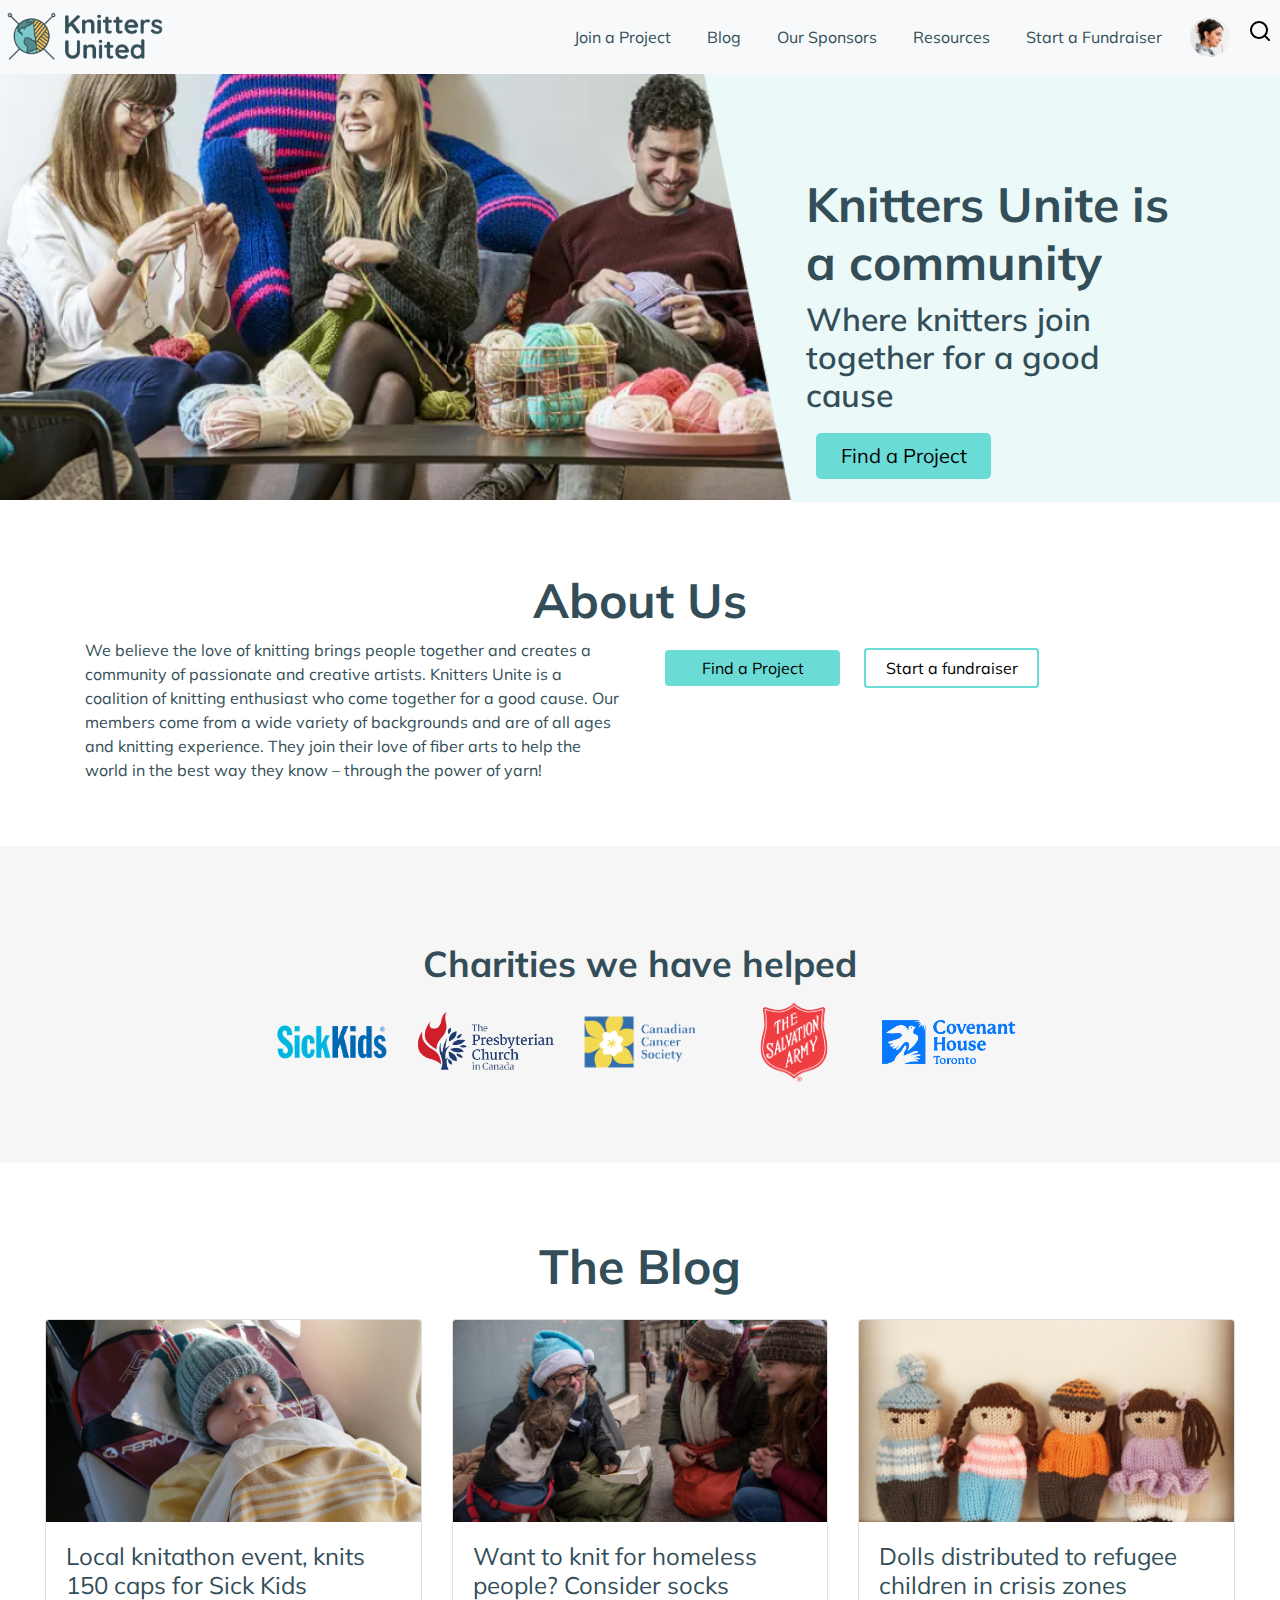
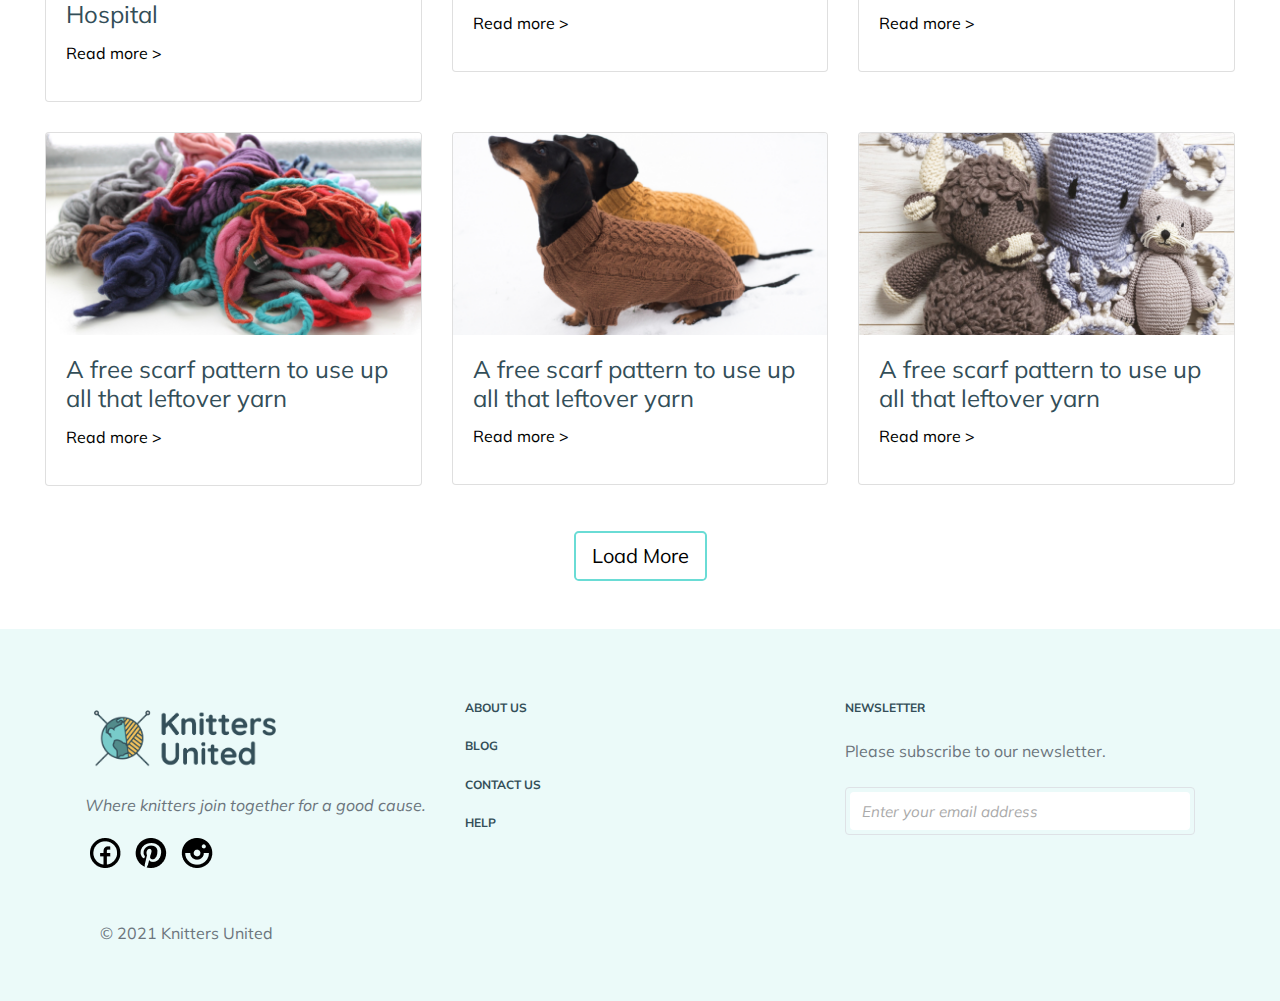
<file: index.html>
<!doctype html>
<html lang="en">

  <head>
<!-- Hotjar Tracking Code for https://twatters.github.io/knittersunite/ -->
<script>
    (function(h,o,t,j,a,r){
        h.hj=h.hj||function(){(h.hj.q=h.hj.q||[]).push(arguments)};
        h._hjSettings={hjid:2469984,hjsv:6};
        a=o.getElementsByTagName('head')[0];
        r=o.createElement('script');r.async=1;
        r.src=t+h._hjSettings.hjid+j+h._hjSettings.hjsv;
        a.appendChild(r);
    })(window,document,'https://static.hotjar.com/c/hotjar-','.js?sv=');
</script>

<!-- Global site tag (gtag.js) - Google Analytics -->
<script async src="https://www.googletagmanager.com/gtag/js?id=G-4WD0VMBJSJ"></script>
<script>
  window.dataLayer = window.dataLayer || [];
  function gtag(){dataLayer.push(arguments);}
  gtag('js', new Date());

  gtag('config', 'G-4WD0VMBJSJ');
</script>

    <!-- Required meta tags -->
    <meta charset="utf-8">
    <meta name="viewport" content="width=device-width, initial-scale=1, shrink-to-fit=no">

    <!-- Bootstrap CSS -->
    <link rel="stylesheet" href="https://stackpath.bootstrapcdn.com/bootstrap/4.3.1/css/bootstrap.min.css" integrity="sha384-ggOyR0iXCbMQv3Xipma34MD+dH/1fQ784/j6cY/iJTQUOhcWr7x9JvoRxT2MZw1T" crossorigin="anonymous">
    <link rel="preconnect" href="https://fonts.gstatic.com">
    <link href="https://fonts.googleapis.com/css2?family=Mulish:ital,wght@0,400;0,500;0,600;0,700;1,400;1,500;1,600;1,700&display=swap" rel="stylesheet">
    <link rel="stylesheet" href="css/index.css">

    <title>Knitters United</title>
  </head>
  <body>

    <!-- Navigation bar -->
    <nav class="navbar navbar-expand-lg navbar-light bg-light customNav">
      <a class="navbar-brand" href="#"><img src="images/KnittersUnite_Logo.png"></a>
      <button class="navbar-toggler" type="button" data-toggle="collapse" data-target="#navbarSupportedContent"
        aria-controls="navbarSupportedContent" aria-expanded="false" aria-label="Toggle navigation">
        <span class="navbar-toggler-icon"></span>
      </button>
      <div class="collapse navbar-collapse" id="navbarSupportedContent">
        <ul class="navbar-nav mr-auto">
          <li class="nav-item active">
            <a class="nav-link" href="Project.html">Join a Project</a>
          </li>
          <li class="nav-item disabled">
            <a class="nav-link" href="#">Blog</a>
          </li>
          <li class="nav-item disabled">
            <a class="nav-link" href="#">Our Sponsors</a>
          </li>
          <li class="nav-item disabled">
            <a class="nav-link" href="#">Resources</a>
          </li>
          <li class="nav-item disabled">
            <a class="nav-link" href="#">Start a Fundraiser</a>
          </li>
          <li class="nav-item">
            <img class="profile" src="images/Nancy-Profile.png">
          </li>
          <li class="nav-item">
            <img src="images/search.png">
          </li>  
        </ul>
      </div>
    </nav>
    <!-- End navigation bar -->

    <!-- Jumbotron 3-->
    <section ID="ProjectPageHeroGrid">
      <div ID="JumbotronImage" class="jumbotronImage">
      <div ID="pageheaderText" class="pageheaderText">
        <h1>Knitters Unite is a community</h1>
        <h3>Where knitters join together for a good cause</h3>
        <a class="btn btn-info btn-lg" id="btn-special" href="Project.html">Find a Project</a>
      </div>
    </div>
  </section>
    <!-- End jumbotron 3 -->


<!-- about us Attempt 3 -->

<div class="container-fluid">
  <div class="container" id="space-content">
    <div class="col"><h1 class="sectionHeading">About Us</h1>
    </div>
    <div class="row">  
        <div class="col-lg-6 col-md-6 col-sm-2">
                <p>We believe the love of knitting brings people together and creates a community of passionate and creative artists. Knitters Unite is a coalition of knitting enthusiast who come together for a good cause. Our members come from a wide variety of backgrounds and are of all ages and knitting experience. They join their love of fiber arts to help the world in the best way they know – through the power of yarn!</p>
        </div>
        <div class="col-lg-6 col-md-6 col-sm-2">
          <a class="btn btn-info" id="btn-special" href="Project.html">Find a Project</a>
          <a class="btn btn-outline-info" id="btn-special" href="#">Start a fundraiser</a>
        </div>
    </div>
  </div>
</div>

<!-- END about us Attempt 3 -->


  <!-- Charities Carousel attempt 2 -->

<div class="container-fluid charities">
  <div class="container" id="space-content">
    <div><h2 class="sectionHeading">Charities we have helped</h2>
    </div>
          <div class="text-center">
          <img class="charity-logo" src="images/sickkids-logo.png" class="rounded mx-auto d-block" alt="...">
          <img class="charity-logo" src="images/PCC_logo_RGB_4lines.png" class="rounded mx-auto d-block" alt="...">
          <img class="charity-logo" src="images/donate-canadian-cancer-society.png" class="rounded mx-auto d-block" alt="...">
          <img class="charity-logo" src="images/1200px-The_Salvation_Army.png" class="rounded mx-auto d-block" alt="...">
          <img class="charity-logo" src="images/covenant_house_toronto.png" class="rounded mx-auto d-block" alt="...">
          </div>
  </div>
</div>

<!-- END Charities Carousel attempt 2 -->


<!-- Blog Cards -->
    <div class="container-fluid content">
      <h1 class="sectionHeading spacing">The Blog</h1>
      <div class="row blogCards">

        <!-- Card 1 -->
        <div class="cardContainer col-lg-4 col-md-4 col-sm-12">
          <div class="card">
            <img src="images/Blog-post-01.png" class="card-img-top" alt="...">
            <div class="card-body">
              <h4 class="card-title">Local knitathon event, knits 150 caps for Sick Kids Hospital</h4>
              <a href="#"><p>Read more ></p></a>
            </div>
          </div>
        </div>
        <!-- End card 1 -->

        <!-- Card 2 -->
        <div class="cardContainer col-lg-4 col-md-4 col-sm-12">
          <div class="card">
            <img src="images/Blog-post-02.png" class="card-img-top" alt="...">
            <div class="card-body">
              <h4 class="card-title">Want to knit for homeless people? Consider socks</h4>
              <a href="#"><p>Read more ></p></a>
            </div>
          </div>
        </div>
        <!-- End card 2 -->

        <!-- Card 3 -->
        <div class="cardContainer col-lg-4 col-md-4 col-sm-12">
          <div class="card">
            <img src="images/Blog-post-03.png" class="card-img-top" alt="...">
            <div class="card-body">
              <h4 class="card-title">Dolls distributed to refugee children in crisis zones</h4>
              <a href="#"><p>Read more ></p></a>
            </div>
          </div>
        </div>
        <!-- End card 3 -->
        <!-- Card 4 -->
        <div class="cardContainer col-lg-4 col-md-4 col-sm-12">
          <div class="card">
            <img src="images/Blog-post-04.png" class="card-img-top" alt="...">
            <div class="card-body">
              <h4 class="card-title">A free scarf pattern to use up all that leftover yarn</h4>
              <a href="#"><p>Read more ></p></a>
            </div>
          </div>
        </div>
        <!-- End card 4 -->

        <!-- Card 5 -->
        <div class="cardContainer col-lg-4 col-md-4 col-sm-12">
          <div class="card">
            <img src="images/Blog-post-05.png" class="card-img-top" alt="...">
            <div class="card-body">
              <h4 class="card-title">A free scarf pattern to use up all that leftover yarn</h4>
              <a href="#"><p>Read more ></p></a>
            </div>
          </div>
        </div>
        <!-- End card 5 -->

        <!-- Card 6 -->
        <div class="cardContainer col-lg-4 col-md-4 col-sm-12">
          <div class="card">
            <img src="images/Blog-post-06.png" class="card-img-top" alt="...">
            <div class="card-body">
              <h4 class="card-title">A free scarf pattern to use up all that leftover yarn</h4>
              <a href="#"><p>Read more ></p></a>
            </div>
          </div>
        </div>
       <!-- End card 6 -->
    </div>
  </div>
       <div class="button-center special-section">
        <a class="btn btn-outline-info btn-lg" href="#">Load More</a>
       </div>
    <!-- End cards -->


<!-- Footer -->
  <footer class="bg-icon">
    <footer class="container py-5">
      <div class="row py-4">
        <div class="col-lg-4 col-md-6 mb-4 mb-lg-0"><img src="images/KnittersUnite_Logo.png" alt="" width="200" class="mb-3">
          <p class="font-italic text-muted">Where knitters join together for a good cause.</p>
            <div class="form-group">
              <img src="images/Facebook.png">
              <img src="images/Pinterest.png">
              <img src="images/Instagram.png">
            </div>
        </div>
        <div class="col-lg-2 col-md-6 mb-4 mb-lg-0">
          <h6 class="text-uppercase font-weight-bold mb-4">About Us</h6>
          <h6 class="text-uppercase font-weight-bold mb-4">Blog</h6>
          <h6 class="text-uppercase font-weight-bold mb-4">Contact Us</h6>
          <h6 class="text-uppercase font-weight-bold mb-4">Help</h6>
        </div>
       
        <div class="col-lg-2 col-md-6 mb-4 mb-lg-0">
        </div>
       
        <div class="col-lg-4 col-md-6 mb-lg-0">
            <h6 class="text-uppercase font-weight-bold mb-4">Newsletter</h6>
            <p class="text-muted mb-4">Please subscribe to our newsletter.</p>
          <div class="p-1 rounded border">
            <div class="input-group">
              <input type="email" placeholder="Enter your email address" aria-describedby="button-addon1" class="form-control border-0 shadow-0">
            </div>
          </div>
        </div>
      </div>
        <div class="container text-center">
          <p class="text-muted mb-0 py-2">© 2021 Knitters United</p>
        </div>
    </div>
  </footer>
  <!-- End -->



    <!-- Optional JavaScript -->
    <!-- jQuery first, then Popper.js, then Bootstrap JS -->
    <script src="https://code.jquery.com/jquery-3.3.1.slim.min.js"
      integrity="sha384-q8i/X+965DzO0rT7abK41JStQIAqVgRVzpbzo5smXKp4YfRvH+8abtTE1Pi6jizo"
      crossorigin="anonymous"></script>
    <script src="https://cdnjs.cloudflare.com/ajax/libs/popper.js/1.14.7/umd/popper.min.js"
      integrity="sha384-UO2eT0CpHqdSJQ6hJty5KVphtPhzWj9WO1clHTMGa3JDZwrnQq4sF86dIHNDz0W1"
      crossorigin="anonymous"></script>
    <script src="https://stackpath.bootstrapcdn.com/bootstrap/4.3.1/js/bootstrap.min.js"
      integrity="sha384-JjSmVgyd0p3pXB1rRibZUAYoIIy6OrQ6VrjIEaFf/nJGzIxFDsf4x0xIM+B07jRM"
      crossorigin="anonymous"></script>
  </body>
</html>
</file>
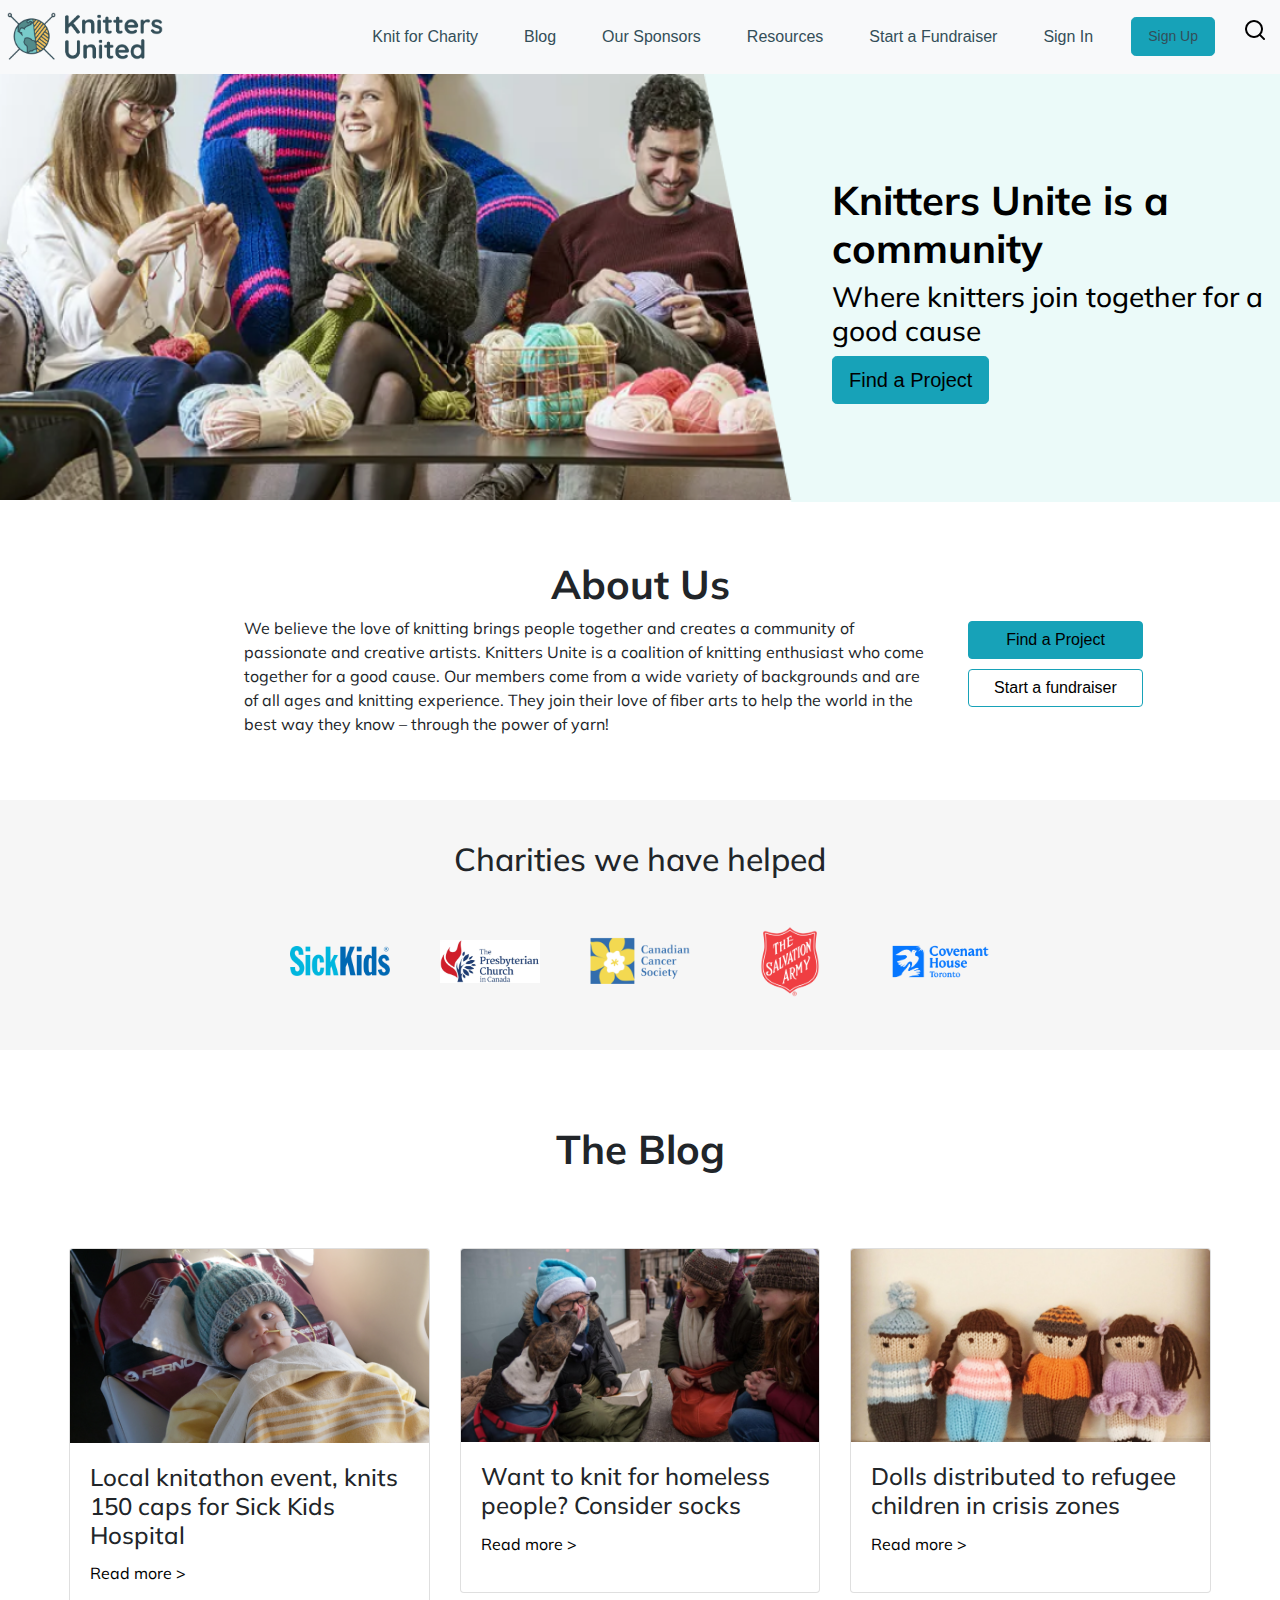
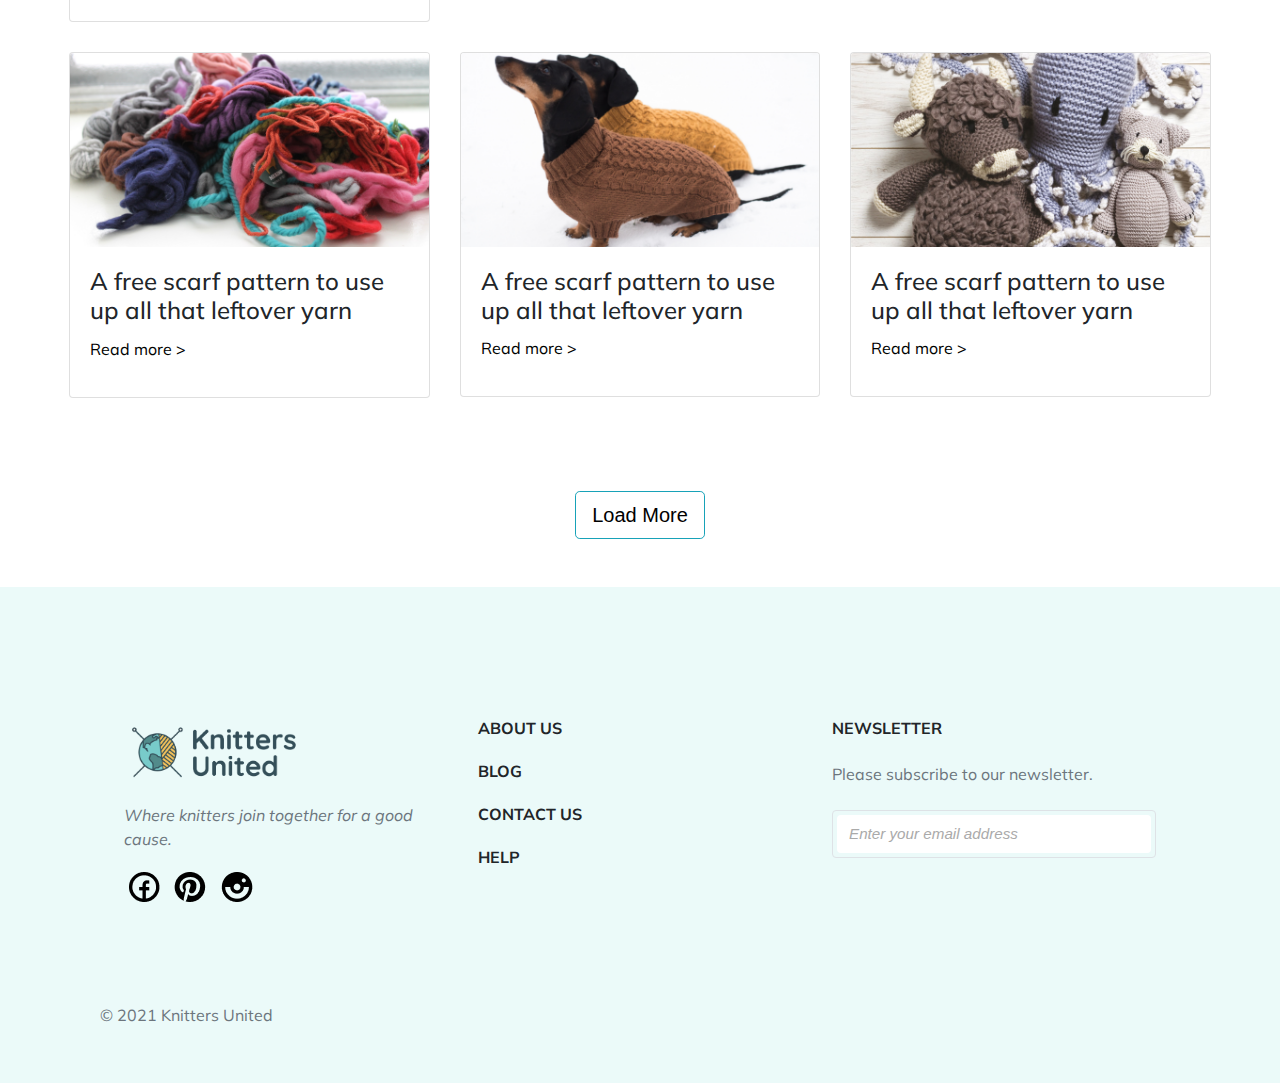
<file: website/index.html>
<!doctype html>
<html lang="en">

  <head>
    <!-- Required meta tags -->
    <meta charset="utf-8">
    <meta name="viewport" content="width=device-width, initial-scale=1, shrink-to-fit=no">

    <!-- Bootstrap CSS -->
    <link rel="stylesheet" href="https://stackpath.bootstrapcdn.com/bootstrap/4.3.1/css/bootstrap.min.css" integrity="sha384-ggOyR0iXCbMQv3Xipma34MD+dH/1fQ784/j6cY/iJTQUOhcWr7x9JvoRxT2MZw1T" crossorigin="anonymous">
    <link rel="preconnect" href="https://fonts.gstatic.com">
    <link href="https://fonts.googleapis.com/css2?family=Mulish:ital,wght@0,400;0,500;0,600;0,700;1,400;1,500;1,600;1,700&display=swap" rel="stylesheet">
    <link rel="stylesheet" href="css/index.css">

    <title>Knitters Unite</title>
  </head>
  <body>

    <!-- Navigation bar -->
    <nav class="navbar navbar-expand-lg navbar-light bg-light customNav">
      <a class="navbar-brand" href="#"><img src="images/KnittersUnite_Logo.png"></a>
      <button class="navbar-toggler" type="button" data-toggle="collapse" data-target="#navbarSupportedContent"
        aria-controls="navbarSupportedContent" aria-expanded="false" aria-label="Toggle navigation">
        <span class="navbar-toggler-icon"></span>
      </button>
      <div class="collapse navbar-collapse" id="navbarSupportedContent">
        <ul class="navbar-nav mr-auto">
          <li class="nav-item active">
            <a class="nav-link" href="file:///Users/twatters/Documents/GitHub/KnittersUnite/website/Project.html">Knit for Charity</a>
          </li>
          <li class="nav-item active">
            <a class="nav-link" href="#">Blog</a>
          </li>
          <li class="nav-item active">
            <a class="nav-link" href="#">Our Sponsors</a>
          </li>
          <li class="nav-item">
            <a class="nav-link" href="#">Resources</a>
          </li>
          <li class="nav-item">
            <a class="nav-link" href="#">Start a Fundraiser</a>
          </li>
          <li class="nav-item">
            <a class="nav-link" href="#">Sign In</a>
          </li>
          <li class="nav-item">
            <a class="btn btn-info btn-lg navCTA" href="#">Sign Up</a>
          </li>
          <li class="nav-item">
            <img src="images/search.png">
          </li>  
        </ul>
      </div>
    </nav>
    <!-- End navigation bar -->

    <!-- Jumbotron 3-->
    <section ID="ProjectPageHeroGrid">
      <div ID="JumbotronImage" class="jumbotronImage">
      <div ID="pageheaderText" class="pageheaderText">
        <h1>Knitters Unite is a community</h1>
        <h3>Where knitters join together for a good cause</h3>
        <a class="btn btn-info btn-lg" href="file:///Users/twatters/Documents/GitHub/KnittersUnite/website/Project.html">Find a Project</a>
      </div>
    </div>
  </section>
    <!-- End jumbotron 3 -->


    <!-- About Us Attempt 2 -->
    <div class="row special-section">
      <div class="col-12">
        <h1 class="sectionHeading">About Us</h1>
      </div>
      <div class="col-2">
      </div>
      <div class="col-7">
        <p>We believe the love of knitting brings people together and creates a community of passionate and creative artists. Knitters Unite is a coalition of knitting enthusiast who come together for a good cause. Our members come from a wide variety of backgrounds and are of all ages and knitting experience. They join their love of fiber arts to help the world in the best way they know – through the power of yarn!</p>
      </div>
      <div class="col-3">
        <a class="btn btn-info row" id="btn-special" href="file:///Users/twatters/Documents/GitHub/KnittersUnite/website/Project.html">Find a Project</a>
        <a class="btn btn-outline-info row" id="btn-special" href="#">Start a fundraiser</a>
      </div>
    </div>
    <!-- End About Us Attempt 2 -->



  <!-- Charities Carousel -->
  <div class="charities">
    <h2 class="sectionHeading">Charities we have helped</h2>
    <div class="carousel-section">
      <a><img class="charity-logo" src="images/sickkids-logo.png"></a>
      <a><img class="charity-logo" src="images/PCC_logo_RGB_4lines.jpg"></a>
      <a><img class="charity-logo" src="images/donate-canadian-cancer-society.png"></a>
      <a><img class="charity-logo" src="images/1200px-The_Salvation_Army.png"></a>
      <a><img class="charity-logo" src="images/covenant_house_toronto.png"></a>
    </div>
  </div>
<!-- End Charities Carousel -->


<!-- Blog Cards -->
    <div class="content">
      <h1 class="sectionHeading spacing">The Blog</h1>
      <div class="row blogCards">

        <!-- Card 1 -->
        <div class="cardContainer col-lg-4 col-md-4 col-sm-12">
          <div class="card">
            <img src="images/Blog-post-01.png" class="card-img-top" alt="...">
            <div class="card-body">
              <h4 class="card-title">Local knitathon event, knits 150 caps for Sick Kids Hospital</h4>
              <a href="#"><p>Read more ></p></a>
            </div>
          </div>
        </div>
        <!-- End card 1 -->

        <!-- Card 2 -->
        <div class="cardContainer col-lg-4 col-md-4 col-sm-12">
          <div class="card">
            <img src="images/Blog-post-02.png" class="card-img-top" alt="...">
            <div class="card-body">
              <h4 class="card-title">Want to knit for homeless people? Consider socks</h4>
              <a href="#"><p>Read more ></p></a>
            </div>
          </div>
        </div>
        <!-- End card 2 -->

        <!-- Card 3 -->
        <div class="cardContainer col-lg-4 col-md-4 col-sm-12">
          <div class="card">
            <img src="images/Blog-post-03.png" class="card-img-top" alt="...">
            <div class="card-body">
              <h4 class="card-title">Dolls distributed to refugee children in crisis zones</h4>
              <a href="#"><p>Read more ></p></a>
            </div>
          </div>
        </div>
        <!-- End card 3 -->
        <!-- Card 4 -->
        <div class="cardContainer col-lg-4 col-md-4 col-sm-12">
          <div class="card">
            <img src="images/Blog-post-04.png" class="card-img-top" alt="...">
            <div class="card-body">
              <h4 class="card-title">A free scarf pattern to use up all that leftover yarn</h4>
              <a href="#"><p>Read more ></p></a>
            </div>
          </div>
        </div>
        <!-- End card 4 -->

        <!-- Card 5 -->
        <div class="cardContainer col-lg-4 col-md-4 col-sm-12">
          <div class="card">
            <img src="images/Blog-post-05.png" class="card-img-top" alt="...">
            <div class="card-body">
              <h4 class="card-title">A free scarf pattern to use up all that leftover yarn</h4>
              <a href="#"><p>Read more ></p></a>
            </div>
          </div>
        </div>
        <!-- End card 5 -->

        <!-- Card 6 -->
        <div class="cardContainer col-lg-4 col-md-4 col-sm-12">
          <div class="card">
            <img src="images/Blog-post-06.png" class="card-img-top" alt="...">
            <div class="card-body">
              <h4 class="card-title">A free scarf pattern to use up all that leftover yarn</h4>
              <a href="#"><p>Read more ></p></a>
            </div>
          </div>
        </div>
       <!-- End card 6 -->
    </div>
       </div>
       <div class="button-center special-section">
        <a class="btn btn-outline-info btn-lg" href="#">Load More</a>
       </div>
    <!-- End cards -->


<!-- Footer -->
  <footer class="bg-icon">
    <div class="container py-5">
      <div class="row py-4">
        <div class="col-lg-4 col-md-6 mb-4 mb-lg-0"><img src="images/KnittersUnite_Logo.png" alt="" width="180" class="mb-3">
          <p class="font-italic text-muted">Where knitters join together for a good cause.</p>
            <div class="form-group">
              <img src="images/Facebook.png">
              <img src="images/Pinterest.png">
              <img src="images/Instagram.png">
            </div>
        </div>
        <div class="col-lg-2 col-md-6 mb-4 mb-lg-0">
          <h6 class="text-uppercase font-weight-bold mb-4">About Us</h6>
          <h6 class="text-uppercase font-weight-bold mb-4">Blog</h6>
          <h6 class="text-uppercase font-weight-bold mb-4">Contact Us</h6>
          <h6 class="text-uppercase font-weight-bold mb-4">Help</h6>
        </div>
       
        <div class="col-lg-2 col-md-6 mb-4 mb-lg-0">
        </div>
       
        <div class="col-lg-4 col-md-6 mb-lg-0">
            <h6 class="text-uppercase font-weight-bold mb-4">Newsletter</h6>
            <p class="text-muted mb-4">Please subscribe to our newsletter.</p>
          <div class="p-1 rounded border">
            <div class="input-group">
              <input type="email" placeholder="Enter your email address" aria-describedby="button-addon1" class="form-control border-0 shadow-0">
            </div>
          </div>
        </div>
      </div>
        <div class="container text-center">
          <p class="text-muted mb-0 py-2">© 2021 Knitters United</p>
        </div>
    </div>
  </footer>
  <!-- End -->


    <!-- Footer -->

<!--     <footer class="emailContain">
      <div class="footer-nav">
        <ul class="nav">
          <li class="nav-item">
            <a class="nav-link active" href="#">About Us</a>
          </li>
          <li class="nav-item">
            <a class="nav-link Blog" href="#">Blog</a>
          </li>
          <li class="nav-item ContactUs">
            <a class="nav-link" href="#">Contact Us</a>
          </li>
            <li class="nav-item help">
            <a class="nav-link" href="#">Help</a>
          </li>
         </ul>
      </div>
      <form>
        <hr>
        <div class="form-group">
          <label for="exampleInputPassword1">Subscribe to our Newsletter</label>
          <input type="password" class="form-control" id="exampleInputPassword1" placeholder="Enter your email address">
        </div>
      
        <button type="submit" class="btn btn-info">Subscribe</button>
        <div class="form-group">
          <img src="images/Facebook.png">
          <img src="images/Pinterest.png">
          <img src="images/Instagram.png">
        </div>
      </form>
     
      <form>
        <h3 class="sectionHeading">Subscribe To Our Newsletter</h3>
        <div class="form-group">
          <label for="exampleInputEmail1">Type your email</label>
          <input type="email" class="form-control" id="exampleInputEmail1" aria-describedby="emailHelp"
            placeholder="Enter email">
        </div>
        <button type="submit" class="btn btn-primary">Subscribe</button>
      </form>
      <p> Knitters Unite Copyright 2021 </p>
    </footer> -->
    <!-- End footer -->




    <!-- Optional JavaScript -->
    <!-- jQuery first, then Popper.js, then Bootstrap JS -->
    <script src="https://code.jquery.com/jquery-3.3.1.slim.min.js"
      integrity="sha384-q8i/X+965DzO0rT7abK41JStQIAqVgRVzpbzo5smXKp4YfRvH+8abtTE1Pi6jizo"
      crossorigin="anonymous"></script>
    <script src="https://cdnjs.cloudflare.com/ajax/libs/popper.js/1.14.7/umd/popper.min.js"
      integrity="sha384-UO2eT0CpHqdSJQ6hJty5KVphtPhzWj9WO1clHTMGa3JDZwrnQq4sF86dIHNDz0W1"
      crossorigin="anonymous"></script>
    <script src="https://stackpath.bootstrapcdn.com/bootstrap/4.3.1/js/bootstrap.min.js"
      integrity="sha384-JjSmVgyd0p3pXB1rRibZUAYoIIy6OrQ6VrjIEaFf/nJGzIxFDsf4x0xIM+B07jRM"
      crossorigin="anonymous"></script>
  </body>

</html>
</file>
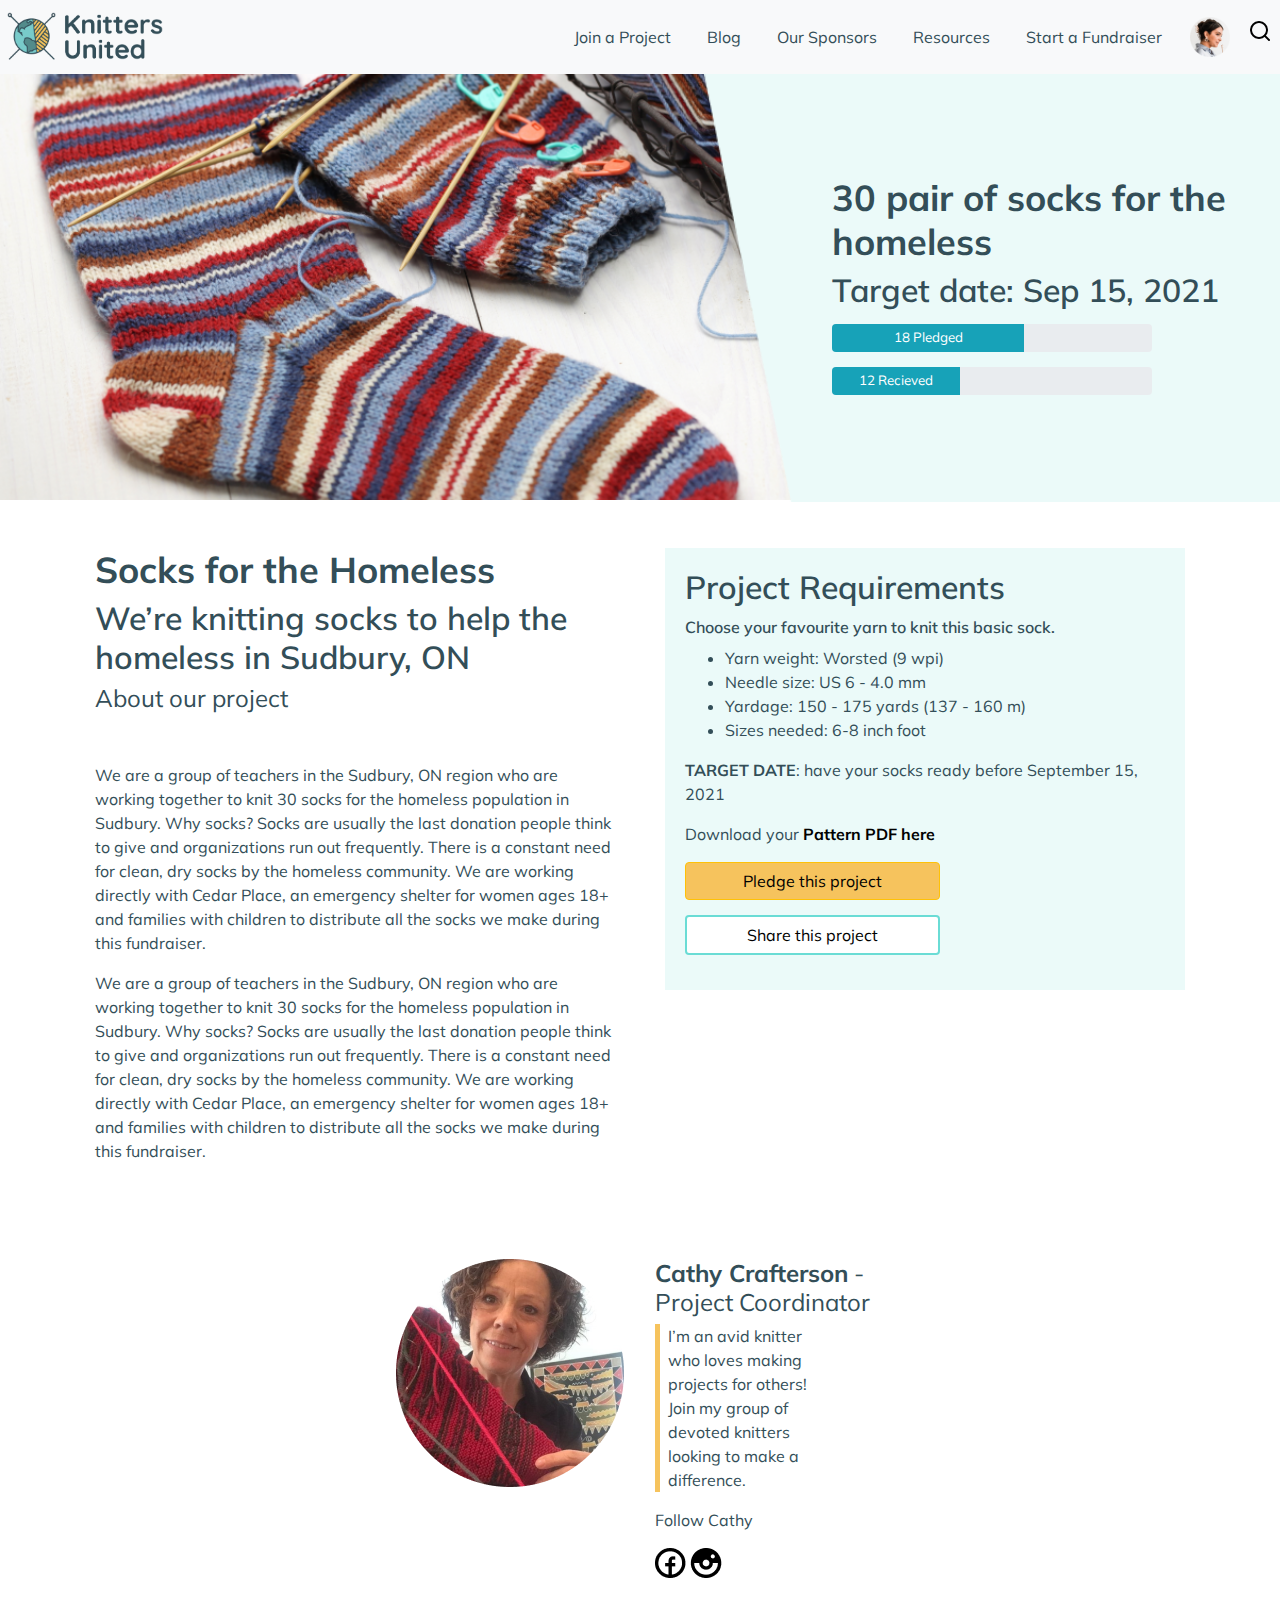
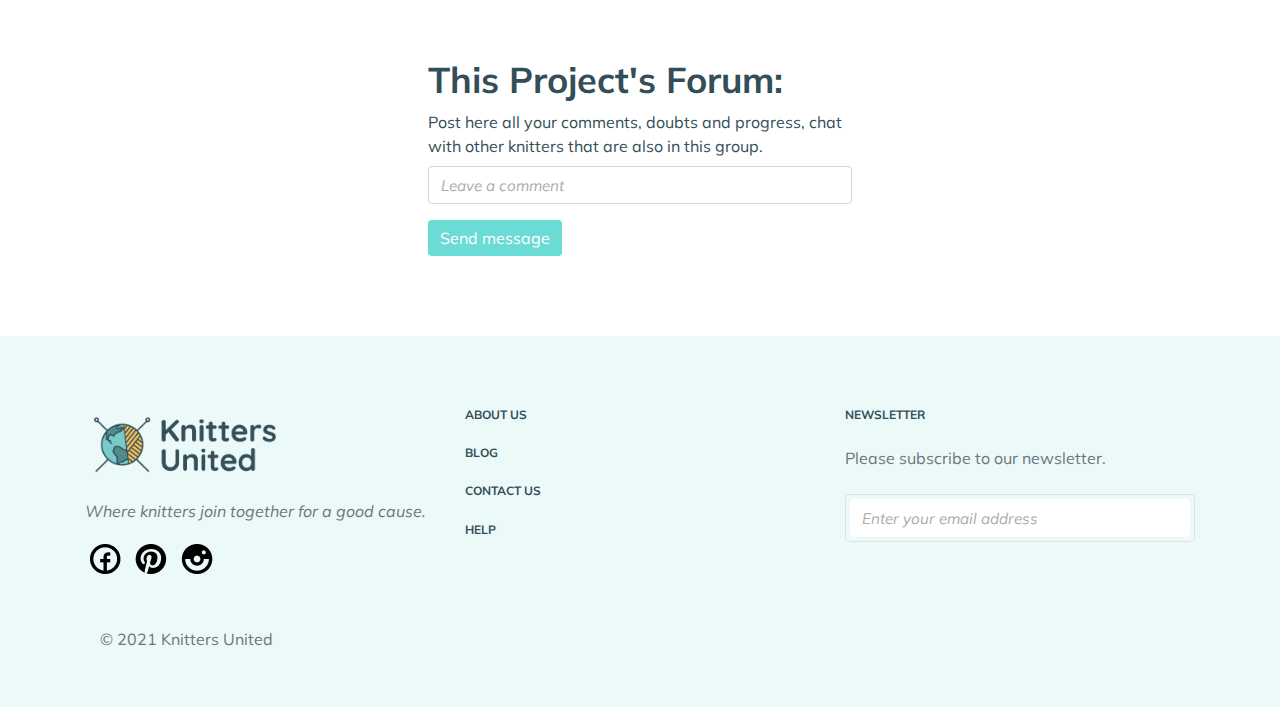
<file: SocksProject.html>
<!doctype html>
<html lang="en">

  <head>
    <!-- Required meta tags -->
    <!-- Hotjar Tracking Code for https://twatters.github.io/knittersunite/ -->
<script>
    (function(h,o,t,j,a,r){
        h.hj=h.hj||function(){(h.hj.q=h.hj.q||[]).push(arguments)};
        h._hjSettings={hjid:2469984,hjsv:6};
        a=o.getElementsByTagName('head')[0];
        r=o.createElement('script');r.async=1;
        r.src=t+h._hjSettings.hjid+j+h._hjSettings.hjsv;
        a.appendChild(r);
    })(window,document,'https://static.hotjar.com/c/hotjar-','.js?sv=');
</script>

<!-- Global site tag (gtag.js) - Google Analytics -->
<script async src="https://www.googletagmanager.com/gtag/js?id=G-4WD0VMBJSJ"></script>
<script>
  window.dataLayer = window.dataLayer || [];
  function gtag(){dataLayer.push(arguments);}
  gtag('js', new Date());

  gtag('config', 'G-4WD0VMBJSJ');
</script>

    <meta charset="utf-8">
    <meta name="viewport" content="width=device-width, initial-scale=1, shrink-to-fit=no">

    <!-- Bootstrap CSS -->
    <link rel="stylesheet" href="https://stackpath.bootstrapcdn.com/bootstrap/4.3.1/css/bootstrap.min.css" integrity="sha384-ggOyR0iXCbMQv3Xipma34MD+dH/1fQ784/j6cY/iJTQUOhcWr7x9JvoRxT2MZw1T" crossorigin="anonymous">
    <link rel="preconnect" href="https://fonts.gstatic.com">
    <link href="https://fonts.googleapis.com/css2?family=Mulish:ital,wght@0,400;0,500;0,600;0,700;1,400;1,500;1,600;1,700&display=swap" rel="stylesheet">
    <link rel="stylesheet" href="SocksProjectCSS/index.css">

    <title>KU - Socks For The Homeless</title>
  </head>
  <body>

    <!-- Navigation bar -->
    <nav class="navbar navbar-expand-lg navbar-light bg-light customNav">
      <a class="navbar-brand" href="index.html"><img src="images/KnittersUnite_Logo.png"></a>
      <button class="navbar-toggler" type="button" data-toggle="collapse" data-target="#navbarSupportedContent"
        aria-controls="navbarSupportedContent" aria-expanded="false" aria-label="Toggle navigation">
        <span class="navbar-toggler-icon"></span>
      </button>
      <div class="collapse navbar-collapse" id="navbarSupportedContent">
        <ul class="navbar-nav mr-auto">
          <li class="nav-item active">
            <a class="nav-link" href="Project.html">Join a Project</a>
          </li>
          <li class="nav-item disabled">
            <a class="nav-link" href="#">Blog</a>
          </li>
          <li class="nav-item disabled">
            <a class="nav-link" href="#">Our Sponsors</a>
          </li>
          <li class="nav-item disabled">
            <a class="nav-link" href="#">Resources</a>
          </li>
          <li class="nav-item disabled">
            <a class="nav-link" href="#">Start a Fundraiser</a>
          </li>
          <li class="nav-item">
            <img class="profile" src="images/Nancy-Profile.png">
          </li>
          <li class="nav-item">
            <img src="images/search.png">
          </li>  
        </ul>
      </div>
    </nav>
    <!-- End navigation bar -->

    <!-- Jumbotron 3-->
    <section ID="ProjectPageHeroGrid">
      <div ID="JumbotronImage" class="jumbotronImage">
        <div ID="pageheaderText" class="pageheaderText">
        <h2>30 pair of socks for the homeless</h2>
        <h3>Target date: Sep 15, 2021</h3>
          <div class="progress" style="height: 28px;">
             <div class="progress-bar bg-info" role="progressbar" style="width: 60%;" aria-valuenow="75" aria-valuemin="0" aria-valuemax="100">18 Pledged</div>
          </div>
          <div class="progress" style="height: 28px;">
             <div class="progress-bar bg-info" role="progressbar" style="width: 40%;" aria-valuenow="75" aria-valuemin="0" aria-valuemax="100">12 Recieved</div>
          </div>           
         </div>
       </div>
  </section>
    <!-- End jumbotron 3 -->

<!-- Content Test location -->
<div class="container-fluid">
  <div class="container con-chunk">
    <div class="row">
      
        <div class="col-sm">
          <h2 class="ProjectHeading">Socks for the Homeless</h2>
                <h3>We’re knitting socks to help the homeless in Sudbury, ON</h3>
                <h4 class="body">About our project</h4>
                <p>We are a group of teachers in the Sudbury, ON region who are working together to knit 30 socks for the homeless population in Sudbury. Why socks? Socks are usually the last donation people think to give and organizations run out frequently. There is a constant need for clean, dry socks by the homeless community. We are working directly with Cedar Place, an emergency shelter for women ages 18+ and families with children to distribute all the socks we make during this fundraiser.</p>
                <p>We are a group of teachers in the Sudbury, ON region who are working together to knit 30 socks for the homeless population in Sudbury. Why socks? Socks are usually the last donation people think to give and organizations run out frequently. There is a constant need for clean, dry socks by the homeless community. We are working directly with Cedar Place, an emergency shelter for women ages 18+ and families with children to distribute all the socks we make during this fundraiser.</p>
        </div>
        <div class="col-sm justify-content-center">
          <div class="yellowCard">
            <h3 class="card-title">Project Requirements</h3>
            <h5>Choose your favourite yarn to knit this basic sock.</h5>
            <ul class="socksMaterial">
                 <li>Yarn weight: Worsted (9 wpi)</li>
                 <li>Needle size: US 6 - 4.0 mm</li>
                 <li>Yardage: 150 - 175 yards (137 - 160 m)</li>
                 <li>Sizes needed: 6-8 inch foot</li>
            </ul>
            <p><b>TARGET DATE</b>: have your socks ready before September 15, 2021</p> 
            <div>
                <hr>
                <p>Download your <b><a href="https://www.ravelry.com/patterns/library/my-favorite-vanilla-socks" target="_blank">Pattern PDF here</a></b></p>
                <a class="btn btn-warning" id="btn-special" href="SocksPledge.html">Pledge this project</a>
                  <br>
                <a class="btn btn-outline-info" id="btn-special" href="#">Share this project</a>
            </div>
        </div>
      </div>
    </div>
  </div>
</div>

<!-- END of Tracy test location -->


<!-- profile Attempt 2 -->
<div class="container-fluid">
    <div class="row special-section">
        <div class="col">
        </div>
    
        <div class="col">
        <img class="profileImage" src="images/ProfilePhoto.png">      
        </div>
    <div class="col">
        <h4><b>Cathy Crafterson</b> - Project Coordinator</h4>
        <p class="profileCathy">I’m an avid knitter who loves making projects for others!
        Join my group of devoted knitters looking to make a difference.</p> 
      
        <P>Follow Cathy</P>
          <img src="images/Facebook.png">
          <img src="images/Instagram.png">
      </div>
      <div class="col"></div>
    </div>
  </div>
    <!-- End profile Attempt 2 -->

  <!-- forum Attempt 2 -->
<div class="container-fluid">
    <div class="row special-section">
      <div class="col-5 justify-content-center">
        <div class="form-group">
          <h2 class="sectionHeading">This Project's Forum:</h2>

          <label for="exampleInputPassword1">Post here all your comments, doubts and progress, chat with other knitters that are also in this group.</label>
          <input type="text" class="form-control" id="exampleInputPassword1" placeholder="Leave a comment">
        </div>
      
        <button type="submit" class="btn btn-info">Send message</button>
      </form> 
      </div>
    </div>
</div>
    <!-- End forum Attempt 2 -->



    <!-- Footer -->

<!-- Footer -->
  <footer class="bg-icon">
    <footer class="container py-5">
      <div class="row py-4">
        <div class="col-lg-4 col-md-6 mb-4 mb-lg-0"><img src="images/KnittersUnite_Logo.png" alt="" width="200" class="mb-3">
          <p class="font-italic text-muted">Where knitters join together for a good cause.</p>
            <div class="form-group">
              <img src="images/Facebook.png">
              <img src="images/Pinterest.png">
              <img src="images/Instagram.png">
            </div>
        </div>
        <div class="col-lg-2 col-md-6 mb-4 mb-lg-0">
          <h6 class="text-uppercase font-weight-bold mb-4">About Us</h6>
          <h6 class="text-uppercase font-weight-bold mb-4">Blog</h6>
          <h6 class="text-uppercase font-weight-bold mb-4">Contact Us</h6>
          <h6 class="text-uppercase font-weight-bold mb-4">Help</h6>
        </div>
       
        <div class="col-lg-2 col-md-6 mb-4 mb-lg-0">
        </div>
       
        <div class="col-lg-4 col-md-6 mb-lg-0">
            <h6 class="text-uppercase font-weight-bold mb-4">Newsletter</h6>
            <p class="text-muted mb-4">Please subscribe to our newsletter.</p>
          <div class="p-1 rounded border">
            <div class="input-group">
              <input type="email" placeholder="Enter your email address" aria-describedby="button-addon1" class="form-control border-0 shadow-0">
            </div>
          </div>
        </div>
      </div>
        <div class="container text-center">
          <p class="text-muted mb-0 py-2">© 2021 Knitters United</p>
        </div>
    </div>
  </footer>
  <!-- End -->
     





    <!-- Optional JavaScript -->
    <!-- jQuery first, then Popper.js, then Bootstrap JS -->
    <script src="https://code.jquery.com/jquery-3.3.1.slim.min.js"
      integrity="sha384-q8i/X+965DzO0rT7abK41JStQIAqVgRVzpbzo5smXKp4YfRvH+8abtTE1Pi6jizo"
      crossorigin="anonymous"></script>
    <script src="https://cdnjs.cloudflare.com/ajax/libs/popper.js/1.14.7/umd/popper.min.js"
      integrity="sha384-UO2eT0CpHqdSJQ6hJty5KVphtPhzWj9WO1clHTMGa3JDZwrnQq4sF86dIHNDz0W1"
      crossorigin="anonymous"></script>
    <script src="https://stackpath.bootstrapcdn.com/bootstrap/4.3.1/js/bootstrap.min.js"
      integrity="sha384-JjSmVgyd0p3pXB1rRibZUAYoIIy6OrQ6VrjIEaFf/nJGzIxFDsf4x0xIM+B07jRM"
      crossorigin="anonymous"></script>
  </body>

</html>
</file>
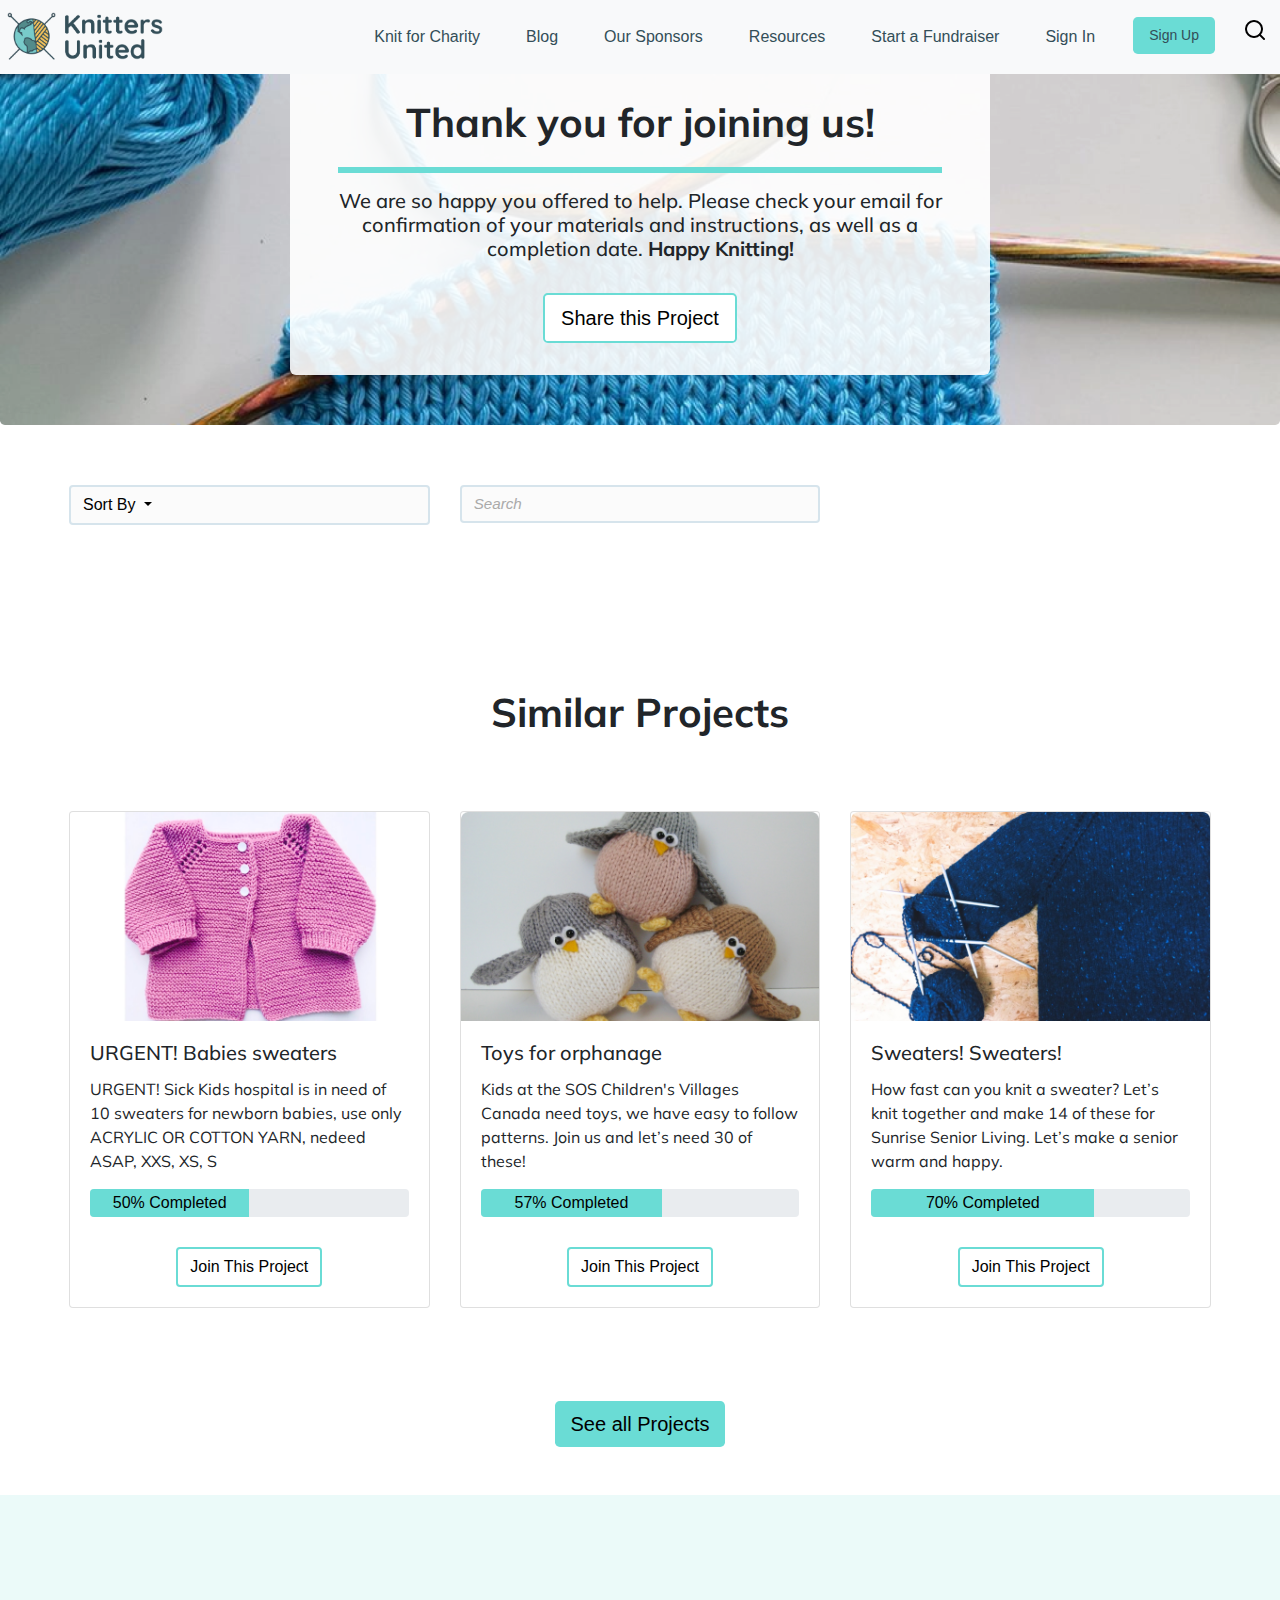
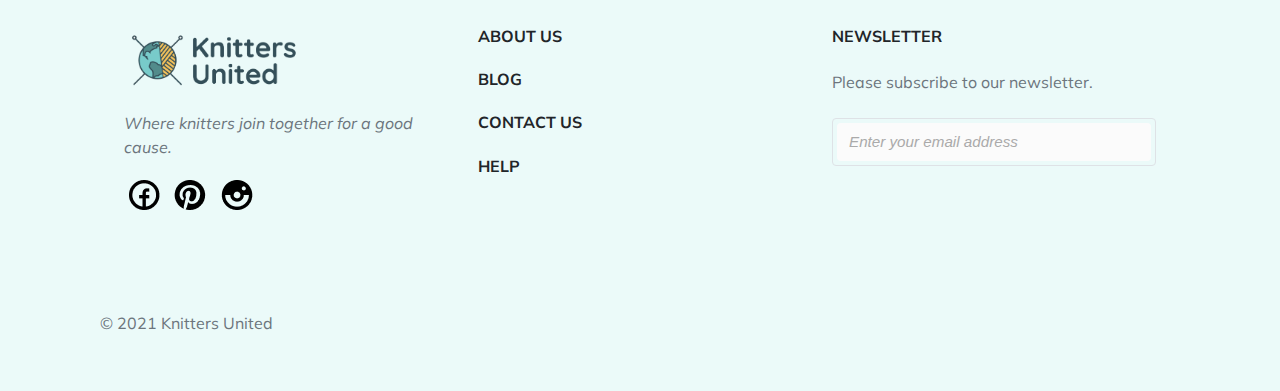
<file: Success-socks.html>
<!doctype html>
<html lang="en">
<!-- Hotjar Tracking Code for https://twatters.github.io/knittersunite/ -->
<script>
    (function(h,o,t,j,a,r){
        h.hj=h.hj||function(){(h.hj.q=h.hj.q||[]).push(arguments)};
        h._hjSettings={hjid:2469984,hjsv:6};
        a=o.getElementsByTagName('head')[0];
        r=o.createElement('script');r.async=1;
        r.src=t+h._hjSettings.hjid+j+h._hjSettings.hjsv;
        a.appendChild(r);
    })(window,document,'https://static.hotjar.com/c/hotjar-','.js?sv=');
</script>

<!-- Global site tag (gtag.js) - Google Analytics -->
<script async src="https://www.googletagmanager.com/gtag/js?id=G-4WD0VMBJSJ"></script>
<script>
  window.dataLayer = window.dataLayer || [];
  function gtag(){dataLayer.push(arguments);}
  gtag('js', new Date());

  gtag('config', 'G-4WD0VMBJSJ');
</script>

  <head>
    <!-- Required meta tags -->
    <meta charset="utf-8">
    <meta name="viewport" content="width=device-width, initial-scale=1, shrink-to-fit=no">

    <!-- Bootstrap CSS -->
    <link rel="stylesheet" href="https://stackpath.bootstrapcdn.com/bootstrap/4.3.1/css/bootstrap.min.css" integrity="sha384-ggOyR0iXCbMQv3Xipma34MD+dH/1fQ784/j6cY/iJTQUOhcWr7x9JvoRxT2MZw1T" crossorigin="anonymous">
    <link rel="preconnect" href="https://fonts.gstatic.com">
    <link href="https://fonts.googleapis.com/css2?family=Mulish:ital,wght@0,400;0,500;0,600;0,700;1,400;1,500;1,600;1,700&display=swap" rel="stylesheet">
    <link rel="stylesheet" href="SuccessCSS/index.css">

    <title>Knitters Unite - Thank you</title>
  </head>
  <body>

    <!-- Navigation bar -->
    <nav class="navbar navbar-expand-lg navbar-light bg-light customNav">
      <a class="navbar-brand" href="index.html"><img src="images/KnittersUnite_Logo.png"></a>
      <button class="navbar-toggler" type="button" data-toggle="collapse" data-target="#navbarSupportedContent"
        aria-controls="navbarSupportedContent" aria-expanded="false" aria-label="Toggle navigation">
        <span class="navbar-toggler-icon"></span>
      </button>
      <div class="collapse navbar-collapse" id="navbarSupportedContent">
        <ul class="navbar-nav mr-auto">
          <li class="nav-item active">
            <a class="nav-link" href="Project.html">Knit for Charity</a>
          </li>
          <li class="nav-item active">
            <a class="nav-link" href="#">Blog</a>
          </li>
          <li class="nav-item active">
            <a class="nav-link" href="#">Our Sponsors</a>
          </li>
          <li class="nav-item">
            <a class="nav-link" href="#">Resources</a>
          </li>
          <li class="nav-item">
            <a class="nav-link" href="#">Start a Fundraiser</a>
          </li>
          <li class="nav-item">
            <a class="nav-link" href="#">Sign In</a>
          </li>
          <li class="nav-item">
            <a class="btn btn-info btn-lg navCTA" href="#">Sign Up</a>
          </li>
          <li class="nav-item">
            <img src="images/search.png">
          </li>  
        </ul>
      </div>
    </nav>
    <!-- End navigation bar -->



<!-- Jumbotron 1 -->

  <div class="jumbotron">
    <div class="jumboCopy">
      <h1 class="sectionHeading">Thank you for joining us!</h1>
      <hr class="underline">
      <h5>We are so happy you offered to help. Please check your email for confirmation of your materials and instructions, as well as a completion date. <b>Happy Knitting!</b></h5>
        <a class="btn btn-outline-info btn-lg" href="#" role="button">Share this Project</a>
      </div>
    </div>

<!-- END Jumbotron 1 -->


<!-- Search Bar Attempt -->
<div class="content">
  <div class="row blogCards">
    <div class="col-lg-4 col-md-4 col-sm-12">
      <button class="btn btn-info dropdown-toggle" type="button" id="dropdownMenuButton" data-toggle="dropdown" aria-haspopup="true" aria-expanded="false">
        Sort By
      </button>
      <div class="dropdown-menu" aria-labelledby="dropdownMenuButton">
        <a class="dropdown-item" href="#">Subject</a>
        <a class="dropdown-item" href="#">Material</a>
        <a class="dropdown-item" href="#">Something</a>
      </div>
    </div>
      <div class="col-lg-4 col-md-4 col-sm-12">
        <input type="email" class="form-control" id="exampleFormControlInput1" placeholder="Search">
      </div>
      <div class="col">
      </div>
  </div>
</div>

<!-- END Search Bar Attempt -->



<!-- Jumbotron 2 -->

<!-- Similar Project Cards -->
    <div class="content">
      <h1 class="sectionHeading spacing">Similar Projects</h1>
      <div class="row blogCards">

    <!-- Card 4 -->
        <div class="cardContainer col-lg-4 col-md-4 col-sm-12">
          <div class="card">
            <img src="images/baby-sweaters.png" class="card-img-top" alt="...">
            <div class="card-body">
              <h5 class="card-title">URGENT! Babies sweaters</h5>
              <p class="card-description"> URGENT! Sick Kids hospital is in need of 10 sweaters for newborn babies, use only ACRYLIC OR COTTON YARN, nedeed ASAP, XXS, XS, S</p>
              <div class="progress" style="height: 28px;">
               <div class="progress-bar bg-info" role="progressbar" style="width: 50%;" aria-valuenow="75" aria-valuemin="0" aria-valuemax="100">50% Completed</div>
              </div>
              <a href="#" class="btn btn btn-outline-info">Join This Project</a>
            </div>
          </div>
        </div>
        <!-- End card 4 -->

        <!-- Card 5 -->
        <div class="cardContainer col-lg-4 col-md-4 col-sm-12">
          <div class="card">
            <img src="images/toys.png" class="card-img-top" alt="...">
            <div class="card-body">
              <h5 class="card-title">Toys for orphanage</h5>
              <p class="card-description"> Kids at the SOS Children's Villages Canada need toys, we have easy to follow patterns. Join us and let’s need 30 of these!</p>
              <div class="progress" style="height: 28px;">
               <div class="progress-bar bg-info" role="progressbar" style="width: 57%;" aria-valuenow="75" aria-valuemin="0" aria-valuemax="100">57% Completed</div>
              </div>
              <a href="#" class="btn btn btn-outline-info">Join This Project</a>
            </div>
          </div>
        </div>
        <!-- End card 5 -->

        <!-- Card 6 -->
        <div class="cardContainer col-lg-4 col-md-4 col-sm-12">
          <div class="card">
            <img src="images/sweaters.png" class="card-img-top" alt="...">
            <div class="card-body">
              <h5 class="card-title">Sweaters! Sweaters!</h5>
              <p class="card-description"> How fast can you knit a sweater? Let’s knit together and make 14 of these for Sunrise Senior Living. Let’s make a senior warm and happy.</p>
              <div class="progress" style="height: 28px;">
               <div class="progress-bar bg-info" role="progressbar" style="width: 70%;" aria-valuenow="75" aria-valuemin="0" aria-valuemax="100">70% Completed</div>
              </div>
              <a href="#" class="btn btn btn-outline-info">Join This Project</a>
            </div>
          </div>
        </div>
       <!-- End card 6 -->
    </div>
       </div>
       <div class="button-center special-section">
        <a class="btn btn-info btn-lg" href="#">See all Projects</a>
       </div>
    <!-- End cards -->


<!-- Footer -->
  <footer class="bg-icon">
    <div class="container py-5">
      <div class="row py-4">
        <div class="col-lg-4 col-md-6 mb-4 mb-lg-0"><img src="images/KnittersUnite_Logo.png" alt="" width="180" class="mb-3">
          <p class="font-italic text-muted">Where knitters join together for a good cause.</p>
            <div class="form-group">
              <img src="images/Facebook.png">
              <img src="images/Pinterest.png">
              <img src="images/Instagram.png">
            </div>
        </div>
        <div class="col-lg-2 col-md-6 mb-4 mb-lg-0">
          <h6 class="text-uppercase font-weight-bold mb-4">About Us</h6>
          <h6 class="text-uppercase font-weight-bold mb-4">Blog</h6>
          <h6 class="text-uppercase font-weight-bold mb-4">Contact Us</h6>
          <h6 class="text-uppercase font-weight-bold mb-4">Help</h6>
        </div>
       
        <div class="col-lg-2 col-md-6 mb-4 mb-lg-0">
        </div>
       
        <div class="col-lg-4 col-md-6 mb-lg-0">
            <h6 class="text-uppercase font-weight-bold mb-4">Newsletter</h6>
            <p class="text-muted mb-4">Please subscribe to our newsletter.</p>
          <div class="p-1 rounded border">
            <div class="input-group">
              <input type="email" placeholder="Enter your email address" aria-describedby="button-addon1" class="form-control border-0 shadow-0">
            </div>
          </div>
        </div>
      </div>
        <div class="container text-center">
          <p class="text-muted mb-0 py-2">© 2021 Knitters United</p>
        </div>
    </div>
  </footer>

  <!-- Footer End -->




    <!-- Optional JavaScript -->
    <!-- jQuery first, then Popper.js, then Bootstrap JS -->
    <script src="https://code.jquery.com/jquery-3.3.1.slim.min.js"
      integrity="sha384-q8i/X+965DzO0rT7abK41JStQIAqVgRVzpbzo5smXKp4YfRvH+8abtTE1Pi6jizo"
      crossorigin="anonymous"></script>
    <script src="https://cdnjs.cloudflare.com/ajax/libs/popper.js/1.14.7/umd/popper.min.js"
      integrity="sha384-UO2eT0CpHqdSJQ6hJty5KVphtPhzWj9WO1clHTMGa3JDZwrnQq4sF86dIHNDz0W1"
      crossorigin="anonymous"></script>
    <script src="https://stackpath.bootstrapcdn.com/bootstrap/4.3.1/js/bootstrap.min.js"
      integrity="sha384-JjSmVgyd0p3pXB1rRibZUAYoIIy6OrQ6VrjIEaFf/nJGzIxFDsf4x0xIM+B07jRM"
      crossorigin="anonymous"></script>
  </body>

</html>
</file>
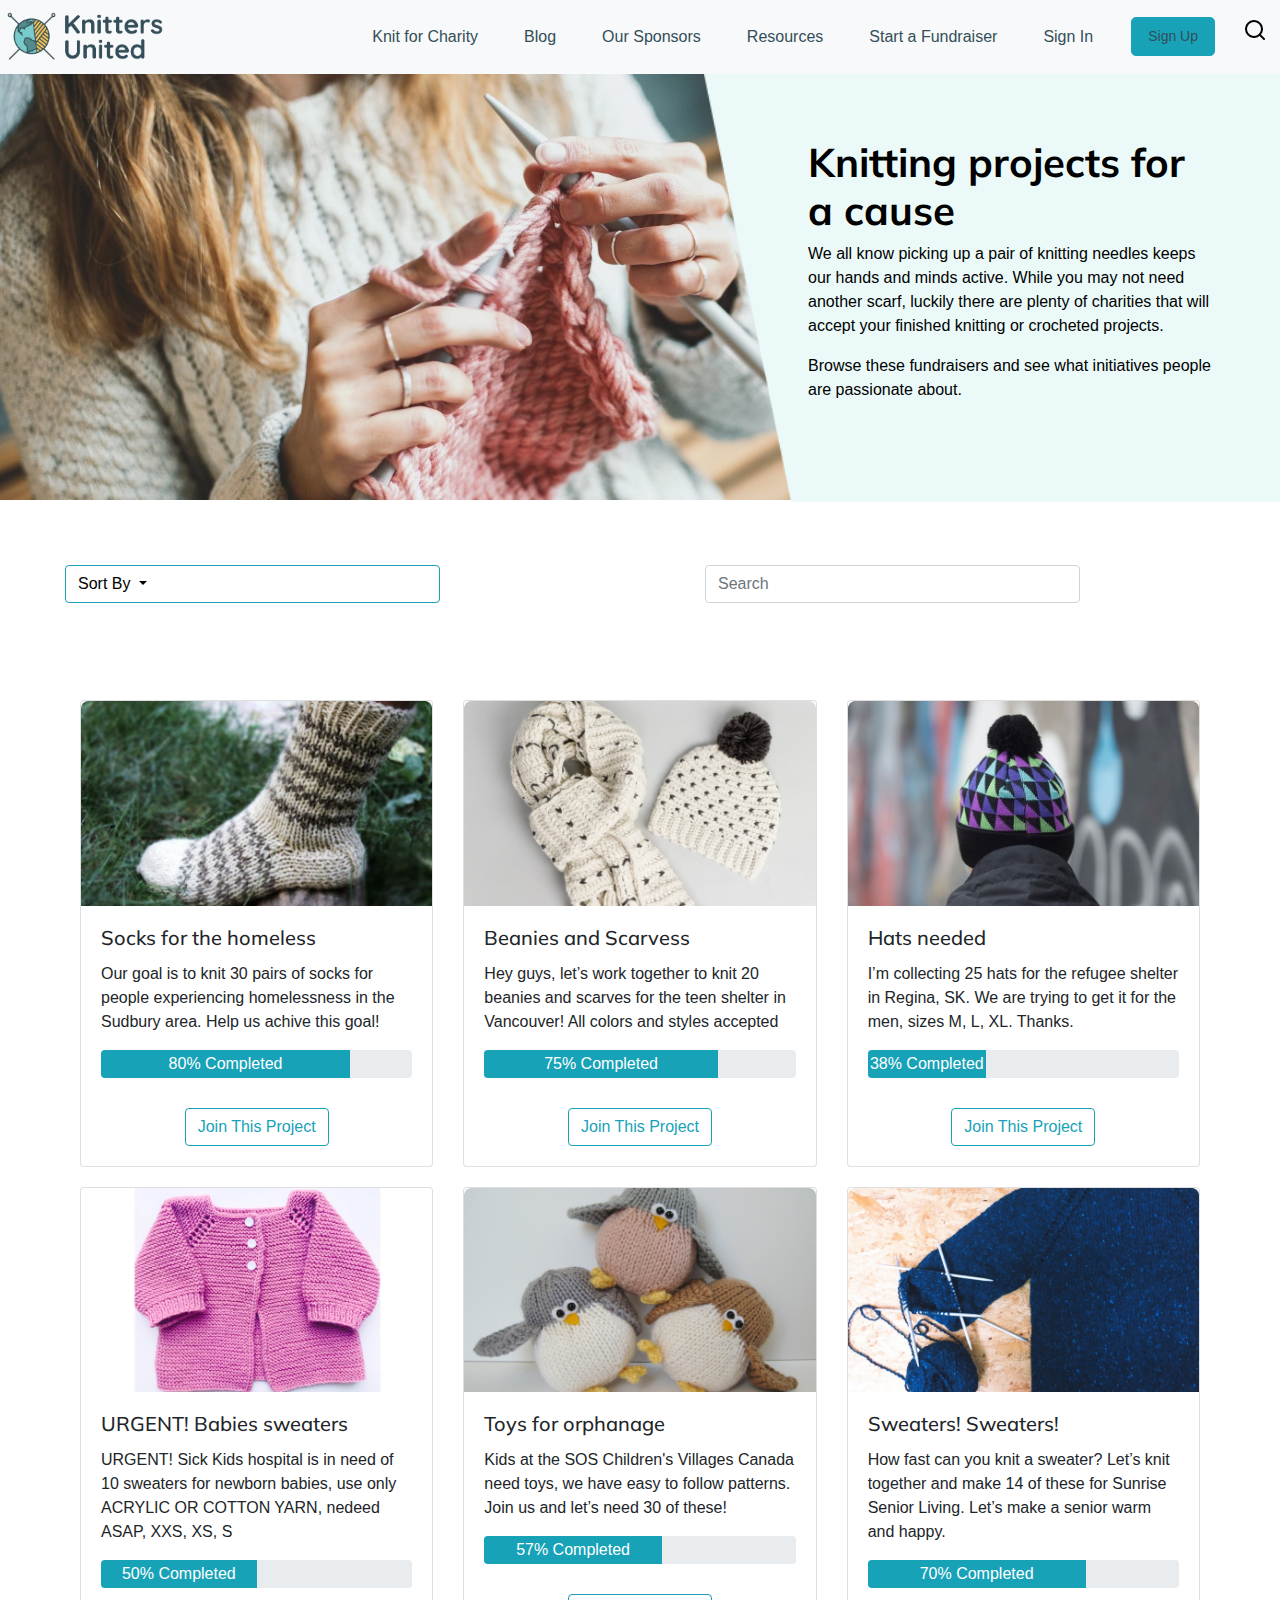
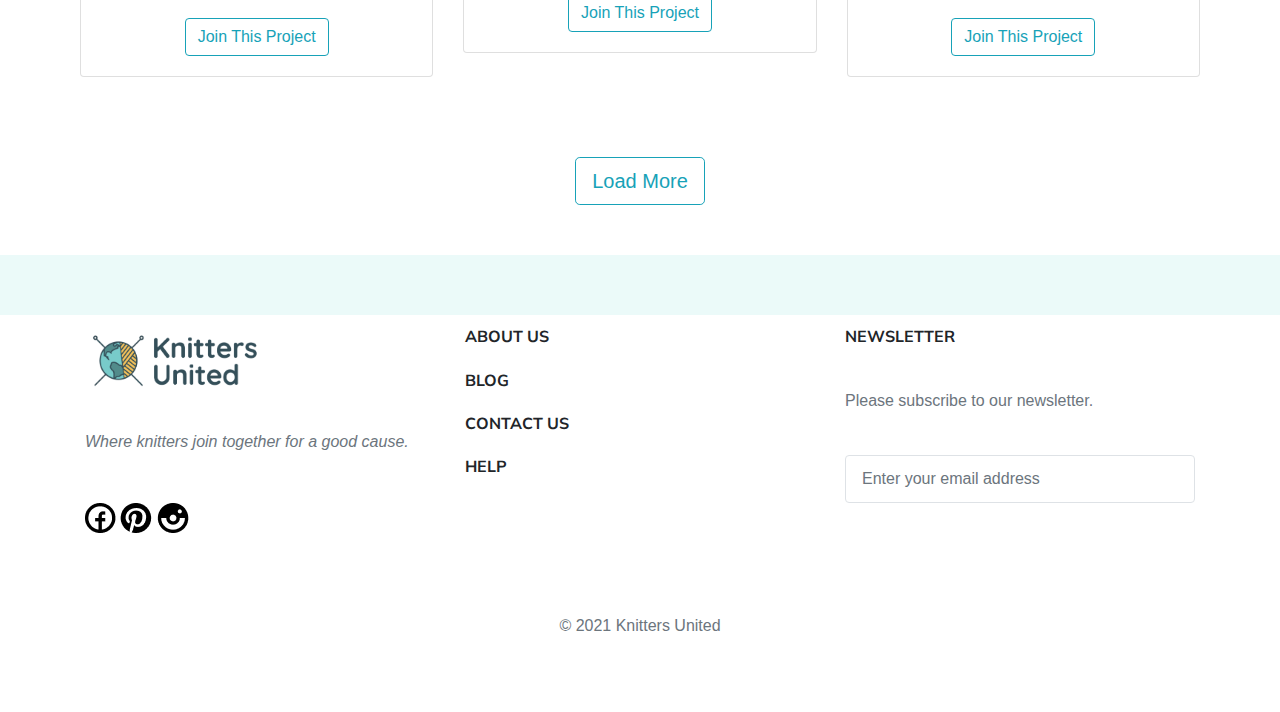
<file: website/Project.html>
<!doctype html>
<html lang="en">

  <head>
    <!-- Required meta tags -->
    <meta charset="utf-8">
    <meta name="viewport" content="width=device-width, initial-scale=1, shrink-to-fit=no">

    <!-- Bootstrap CSS -->
    <link rel="stylesheet" href="https://stackpath.bootstrapcdn.com/bootstrap/4.3.1/css/bootstrap.min.css" integrity="sha384-ggOyR0iXCbMQv3Xipma34MD+dH/1fQ784/j6cY/iJTQUOhcWr7x9JvoRxT2MZw1T" crossorigin="anonymous">
    <link rel="preconnect" href="https://fonts.gstatic.com">
    <link href="https://fonts.googleapis.com/css2?family=Mulish:ital,wght@0,400;0,500;0,600;0,700;1,400;1,500;1,600;1,700&display=swap" rel="stylesheet">
    <link rel="stylesheet" href="ProjectCSS/index.css">

    <title>Knitters Unite - Projects</title>
  </head>
  <body>

<!-- Navigation bar -->
    <nav class="navbar navbar-expand-lg navbar-light bg-light customNav">
      <a class="navbar-brand" href="#"><img src="images/KnittersUnite_Logo.png"></a>
      <button class="navbar-toggler" type="button" data-toggle="collapse" data-target="#navbarSupportedContent"
        aria-controls="navbarSupportedContent" aria-expanded="false" aria-label="Toggle navigation">
        <span class="navbar-toggler-icon"></span>
      </button>
      <div class="collapse navbar-collapse" id="navbarSupportedContent">
        <ul class="navbar-nav mr-auto">
          <li class="nav-item active">
            <a class="nav-link" href="file:///Users/twatters/Documents/GitHub/KnittersUnite/website/Project.html">Knit for Charity</a>
          </li>
          <li class="nav-item active">
            <a class="nav-link" href="#">Blog</a>
          </li>
          <li class="nav-item active">
            <a class="nav-link" href="#">Our Sponsors</a>
          </li>
          <li class="nav-item">
            <a class="nav-link" href="#">Resources</a>
          </li>
          <li class="nav-item">
            <a class="nav-link" href="#">Start a Fundraiser</a>
          </li>
          <li class="nav-item">
            <a class="nav-link" href="#">Sign In</a>
          </li>
          <li class="nav-item">
            <a class="btn btn-info btn-lg navCTA" href="#">Sign Up</a>
          </li>
          <li class="nav-item">
            <img src="images/search.png">
          </li>  
        </ul>
      </div>
    </nav>
    <!-- End navigation bar -->
     
    <!-- Jumbotron -->
    <section ID="ProjectPageHeroGrid">
      <div ID="JumbotronImage" class="jumbotronImage">
      <div ID="pageheaderText" class="pageheaderText">
        <h1 class="pageHeading">Knitting projects for a cause</h1>
        <p class="headerBlurb">We all know picking up a pair of knitting needles keeps our hands and minds active. While you may not need another scarf, luckily there are plenty of charities that will accept your finished knitting or crocheted projects. </p>
        <p class="headerBlurb">  Browse these fundraisers and see what initiatives people are passionate about.
        </p>
      </div>
    </div>
  </section>

    <!-- End jumbotron -->

    <!-- searchform -->
<!-- this was Vandana's test that may still be needed  -->
<!--     <Section ID="SearchSort">

      <div ID="sort" class="sort">
      <div ID="search" class="search">
        <button type="dropDownButton" class="dropDownButton"
          data-toggle="dropdown" aria-haspopup="true" aria-expanded="false"> Sort By
        </button>
      <div class="dropdown-menu-below">
          <button class="dropdown-item" type="button">Charity</button>
          <button class="dropdown-item" type="button">City</button>
          <button class="dropdown-item" type="button">Project</button>
      </div>
      </div>
  <form class="form-inline">
    <input class="form-control mr-sm-2" img src="images/search.png" type="search" placeholder="Search" aria-label="Search">
  </form> 
      </div>
    </Section>   -->


<!-- <section ID="searchSort">
  <nav class="navbar">
    <div class="btn-group">
  <button type="button" class="btn btn-secondary dropdown-toggle" data-toggle="dropdown" aria-haspopup="true" aria-expanded="false">
    Sort By                 
  </button>
  <div class="dropdown-menu dropdown-menu-right">
    <button class="dropdown-item" type="button">Charity</button>
    <button class="dropdown-item" type="button">City</button>
    <button class="dropdown-item" type="button">Project</button>
  </div>
</div>
  <form  class="searchField">
    <input type="text"  ID=searchField placeholder="Search">
  </form>
</nav>
</section> -->

<!-- Tracys test Search Section -->
<section ID="searchSort">
  <div>
    <div class="dropdown">
        <button class="btn btn-outline-info dropdown-toggle" type="button" id="dropdownMenuButton" data-toggle="dropdown" aria-haspopup="true" aria-expanded="false">Sort By
        </button>
        <div class="dropdown-menu" aria-labelledby="dropdownMenuButton">
            <a class="dropdown-item" href="#">Charity</a>
            <a class="dropdown-item" href="#">City</a>
            <a class="dropdown-item" href="#">Project</a>
        </div>
    </div>
  </div>
  </div>
    <div class="form-group">
      <input type="email" class="form-control" id="exampleInputEmail1" aria-describedby="emailHelp" placeholder="Search">
    </div>
</section>
<!-- END Tracys test Search Section -->



<!-- Charity Drive Cards -->
    <div class="container-fluid content">
      <div class="row showsNear">

        <!-- Card 1 -->
        <div class="cardContainer col-lg-4 col-md-4 col-sm-12">
          <div class="card">
            <img src="images/socks-for-homeless.png" class="card-img-top" alt="...">
            <div class="card-body">
              <h5 class="card-title">Socks for the homeless</h5>
              <p class="card-description"> Our goal is to knit 30 pairs of socks for people experiencing homelessness in the Sudbury area.
              Help us achive this goal!</p>
              <div class="progress" style="height: 28px;">
               <div class="progress-bar bg-info" role="progressbar" style="width: 80%;" aria-valuenow="75" aria-valuemin="0" aria-valuemax="100">80% Completed</div>
              </div>
              <a href="#" class="btn btn-outline-info">Join This Project</a>
            </div>
          </div>
        </div>
        <!-- End card 1 -->

        <!-- Card 2 -->
        <div class="cardContainer col-lg-4 col-md-4 col-sm-12">
          <div class="card">
            <img src="images/beanies-socks.png" class="card-img-top" alt="...">
            <div class="card-body">
              <h5 class="card-title">Beanies and Scarvess</h5>
              <p class="card-description"> Hey guys, let’s work together to knit 20 beanies and scarves for the teen shelter in Vancouver! All colors and styles accepted</p>
            <div class="progress" style="height: 28px;">
               <div class="progress-bar bg-info" role="progressbar" style="width: 75%;" aria-valuenow="75" aria-valuemin="0" aria-valuemax="100">75% Completed</div>
              </div>              <a href="#" class="btn btn-outline-info">Join This Project</a>
            </div>
          </div>
        </div>
        <!-- End card 2 -->

        <!-- Card 3 -->
        <div class="cardContainer col-lg-4 col-md-4 col-sm-12">
          <div class="card">
            <img src="images/hats-needed.png" class="card-img-top" alt="...">
            <div class="card-body">
              <h5 class="card-title">Hats needed</h5>
              <p class="card-description"> I’m collecting 25 hats for the refugee shelter in Regina, SK. We are trying to get it for the men, sizes M, L, XL.  Thanks.</p>
              <div class="progress" style="height: 28px;">
               <div class="progress-bar bg-info" role="progressbar" style="width: 38%;" aria-valuenow="75" aria-valuemin="0" aria-valuemax="100">38% Completed</div>
              </div>
              <a href="#" class="btn btn-outline-info">Join This Project</a>
            </div>
          </div>
        </div>
        <!-- End card 3 -->
        <!-- Card 4 -->
        <div class="cardContainer col-lg-4 col-md-4 col-sm-12">
          <div class="card">
            <img src="images/baby-sweaters.png" class="card-img-top" alt="...">
            <div class="card-body">
              <h5 class="card-title">URGENT! Babies sweaters</h5>
              <p class="card-description"> URGENT! Sick Kids hospital is in need of 10 sweaters for newborn babies, use only ACRYLIC OR COTTON YARN, nedeed ASAP, XXS, XS, S</p>
              <div class="progress" style="height: 28px;">
               <div class="progress-bar bg-info" role="progressbar" style="width: 50%;" aria-valuenow="75" aria-valuemin="0" aria-valuemax="100">50% Completed</div>
              </div>
              <a href="#" class="btn btn btn-outline-info">Join This Project</a>
            </div>
          </div>
        </div>
        <!-- End card 4 -->

        <!-- Card 5 -->
        <div class="cardContainer col-lg-4 col-md-4 col-sm-12">
          <div class="card">
            <img src="images/toys.png" class="card-img-top" alt="...">
            <div class="card-body">
              <h5 class="card-title">Toys for orphanage</h5>
              <p class="card-description"> Kids at the SOS Children's Villages Canada need toys, we have easy to follow patterns. Join us and let’s need 30 of these!</p>
              <div class="progress" style="height: 28px;">
               <div class="progress-bar bg-info" role="progressbar" style="width: 57%;" aria-valuenow="75" aria-valuemin="0" aria-valuemax="100">57% Completed</div>
              </div>
              <a href="#" class="btn btn btn-outline-info">Join This Project</a>
            </div>
          </div>
        </div>
        <!-- End card 5 -->

        <!-- Card 6 -->
        <div class="cardContainer col-lg-4 col-md-4 col-sm-12">
          <div class="card">
            <img src="images/sweaters.png" class="card-img-top" alt="...">
            <div class="card-body">
              <h5 class="card-title">Sweaters! Sweaters!</h5>
              <p class="card-description"> How fast can you knit a sweater? Let’s knit together and make 14 of these for Sunrise Senior Living. Let’s make a senior warm and happy.</p>
              <div class="progress" style="height: 28px;">
               <div class="progress-bar bg-info" role="progressbar" style="width: 70%;" aria-valuenow="75" aria-valuemin="0" aria-valuemax="100">70% Completed</div>
              </div>
              <a href="#" class="btn btn btn-outline-info">Join This Project</a>
            </div>
          </div>
        </div>
       <!-- End card 6 -->
    </div>
       </div>
       <div class="button-center special-section">
        <a class="btn btn-outline-info btn-lg" href="#">Load More</a>
       </div>
    <!-- End cards -->

<!-- Footer -->
  <footer class="bg-icon">
    <div class="container py-5">
      <div class="row py-4">
        <div class="col-lg-4 col-md-6 mb-4 mb-lg-0"><img src="images/KnittersUnite_Logo.png" alt="" width="180" class="mb-3">
          <p class="font-italic text-muted">Where knitters join together for a good cause.</p>
            <div class="form-group">
              <img src="images/Facebook.png">
              <img src="images/Pinterest.png">
              <img src="images/Instagram.png">
            </div>
        </div>
        <div class="col-lg-2 col-md-6 mb-4 mb-lg-0">
          <h6 class="text-uppercase font-weight-bold mb-4">About Us</h6>
          <h6 class="text-uppercase font-weight-bold mb-4">Blog</h6>
          <h6 class="text-uppercase font-weight-bold mb-4">Contact Us</h6>
          <h6 class="text-uppercase font-weight-bold mb-4">Help</h6>
        </div>
       
        <div class="col-lg-2 col-md-6 mb-4 mb-lg-0">
        </div>
       
        <div class="col-lg-4 col-md-6 mb-lg-0">
            <h6 class="text-uppercase font-weight-bold mb-4">Newsletter</h6>
            <p class="text-muted mb-4">Please subscribe to our newsletter.</p>
          <div class="p-1 rounded border">
            <div class="input-group">
              <input type="email" placeholder="Enter your email address" aria-describedby="button-addon1" class="form-control border-0 shadow-0">
              <div class="input-group-append">
                <button id="button-addon1" type="submit" class="btn btn-link"></button>
              </div>
            </div>
          </div>
        </div>
      </div>
        <div class="container text-center">
          <p class="text-muted mb-0 py-2">© 2021 Knitters United</p>
        </div>
    </div>
  </footer>
  <!-- End -->



    <!-- Optional JavaScript -->
    <!-- jQuery first, then Popper.js, then Bootstrap JS -->
    <script src="https://code.jquery.com/jquery-3.3.1.slim.min.js"
      integrity="sha384-q8i/X+965DzO0rT7abK41JStQIAqVgRVzpbzo5smXKp4YfRvH+8abtTE1Pi6jizo"
      crossorigin="anonymous"></script>
    <script src="https://cdnjs.cloudflare.com/ajax/libs/popper.js/1.14.7/umd/popper.min.js"
      integrity="sha384-UO2eT0CpHqdSJQ6hJty5KVphtPhzWj9WO1clHTMGa3JDZwrnQq4sF86dIHNDz0W1"
      crossorigin="anonymous"></script>
    <script src="https://stackpath.bootstrapcdn.com/bootstrap/4.3.1/js/bootstrap.min.js"
      integrity="sha384-JjSmVgyd0p3pXB1rRibZUAYoIIy6OrQ6VrjIEaFf/nJGzIxFDsf4x0xIM+B07jRM"
      crossorigin="anonymous"></script>
  </body>

</html>
</file>
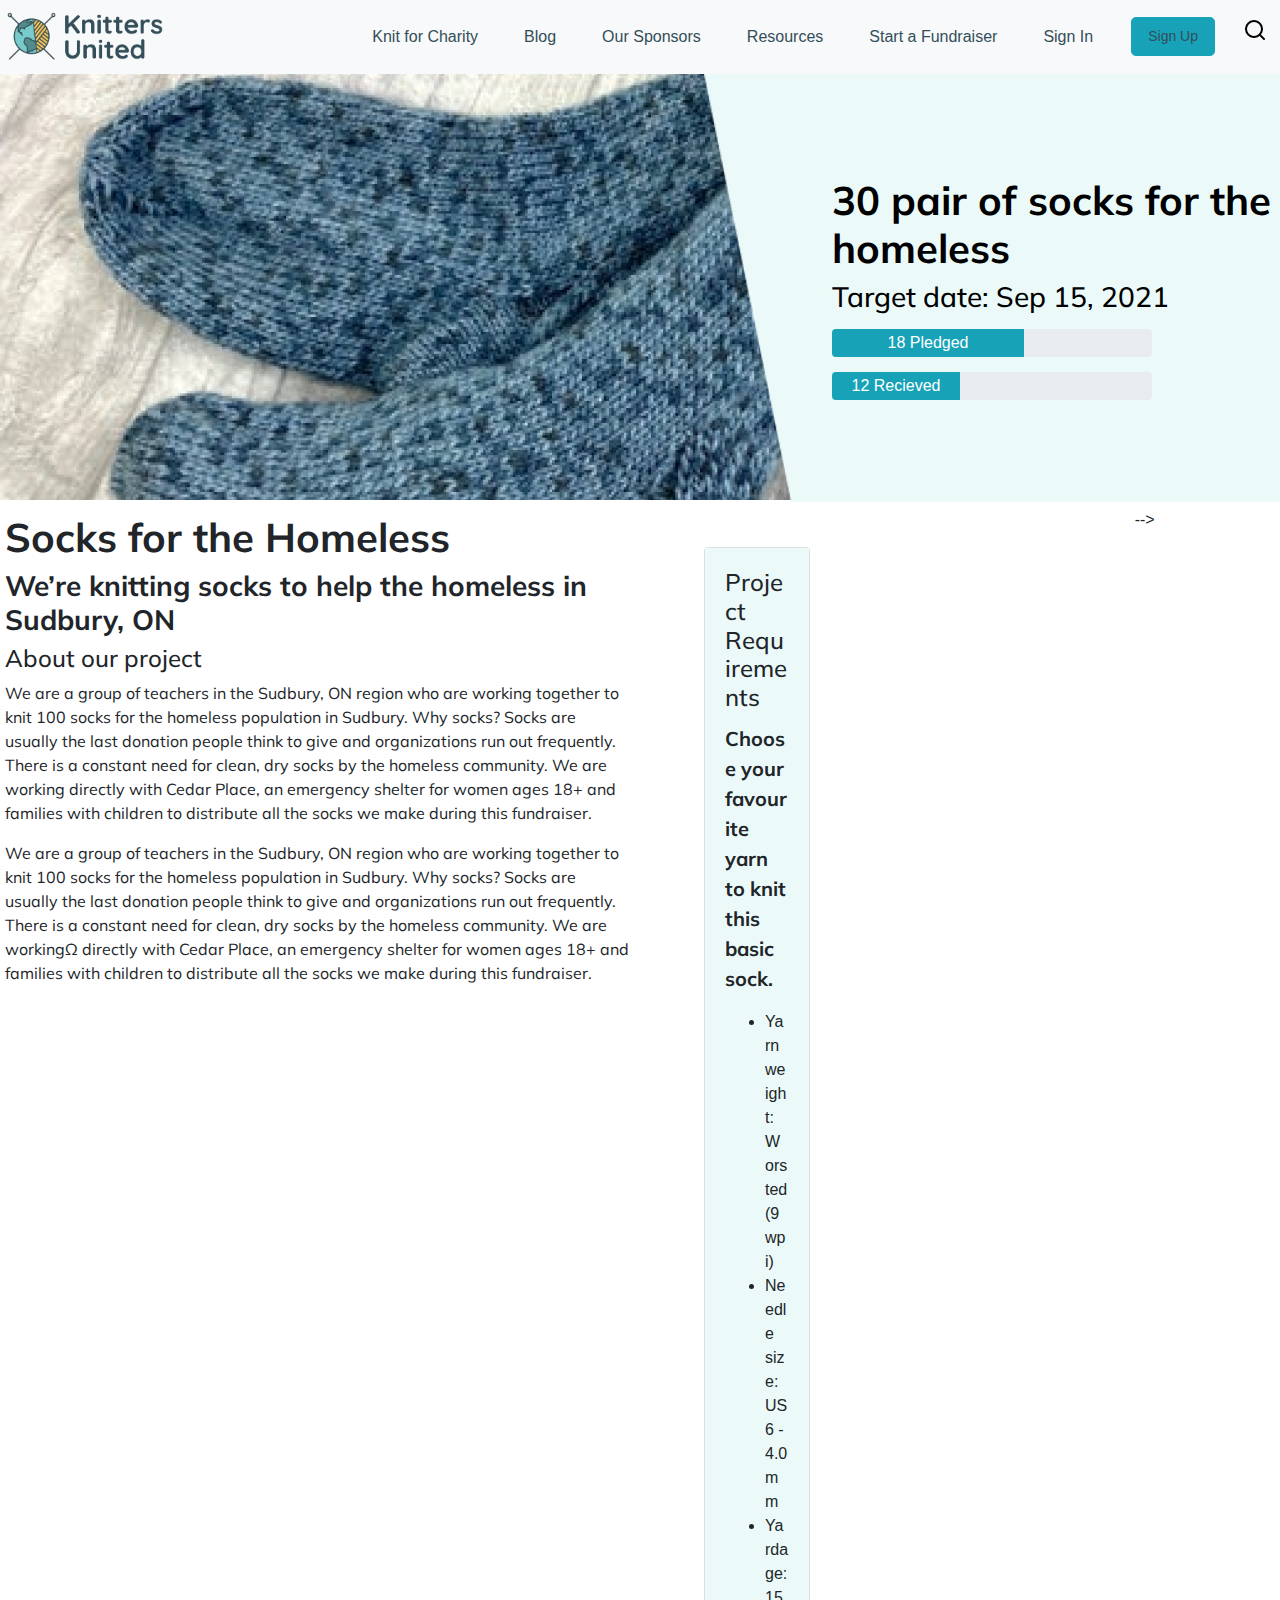
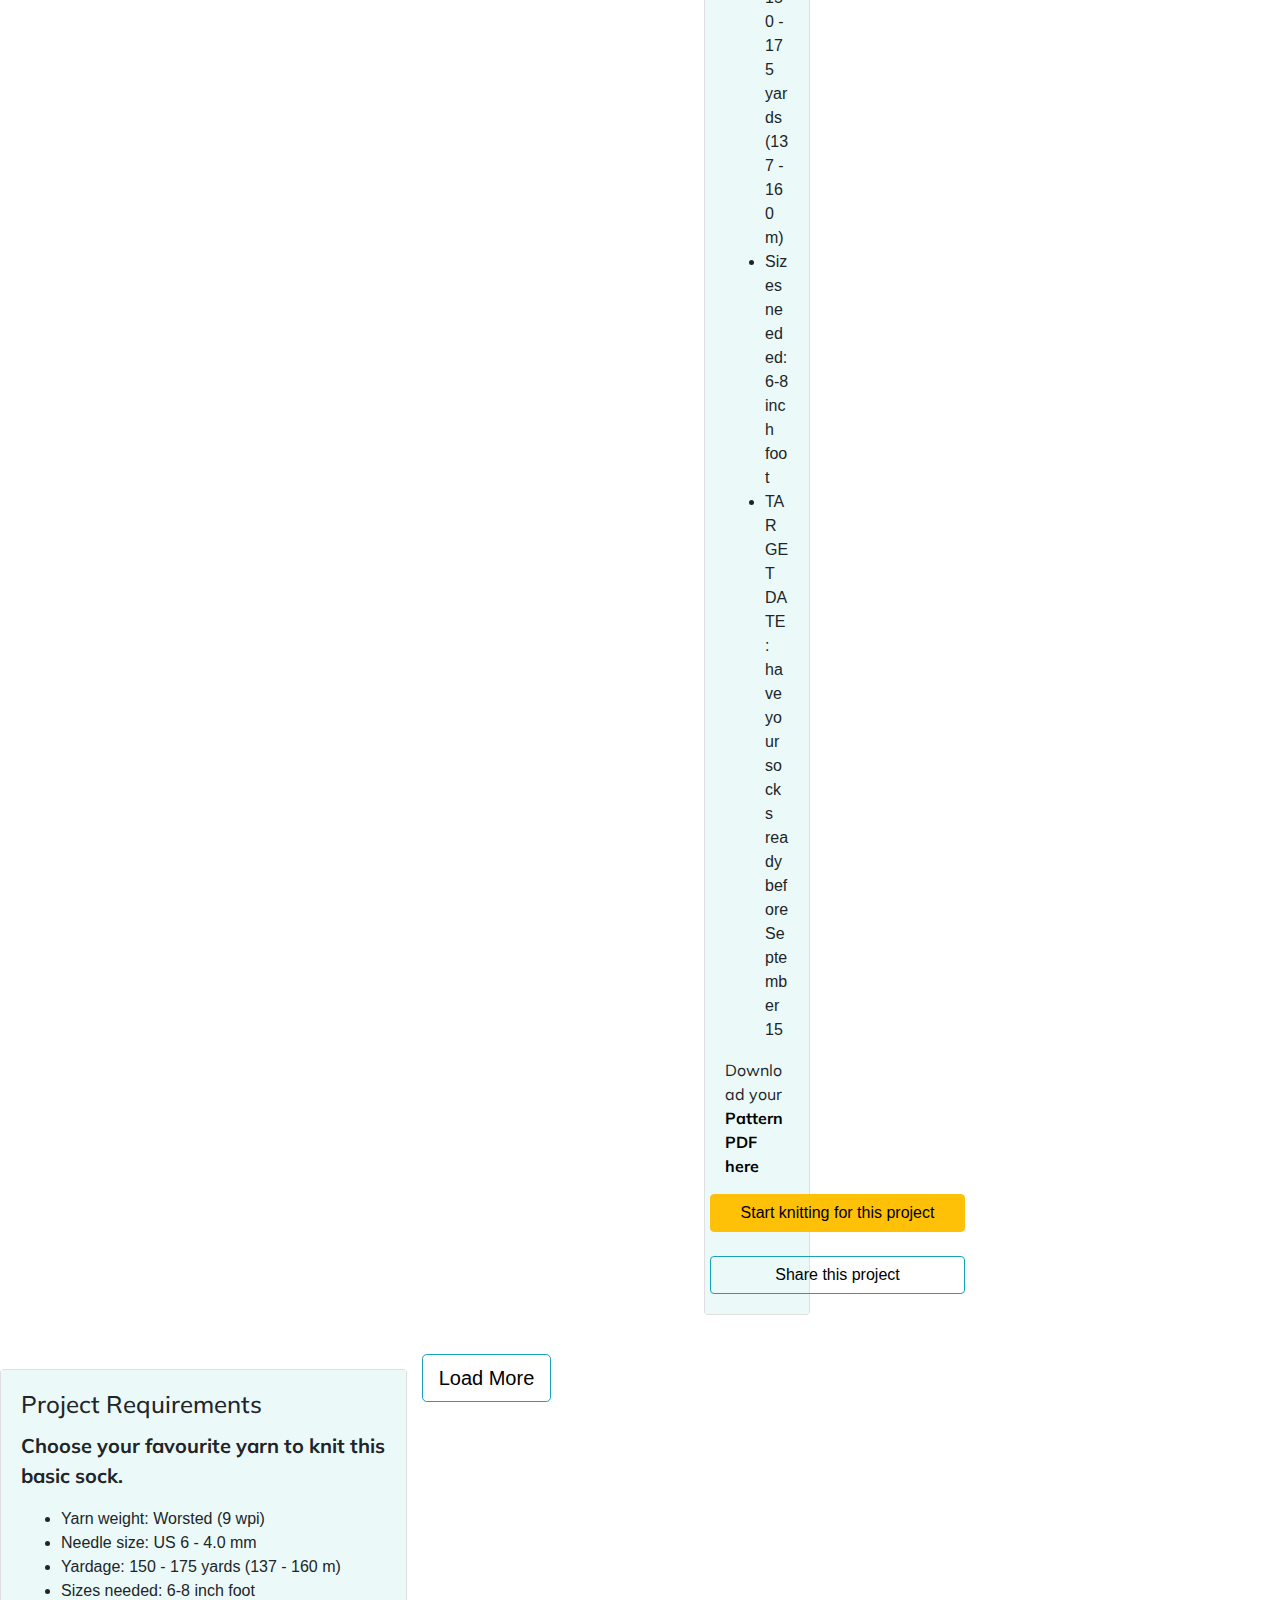
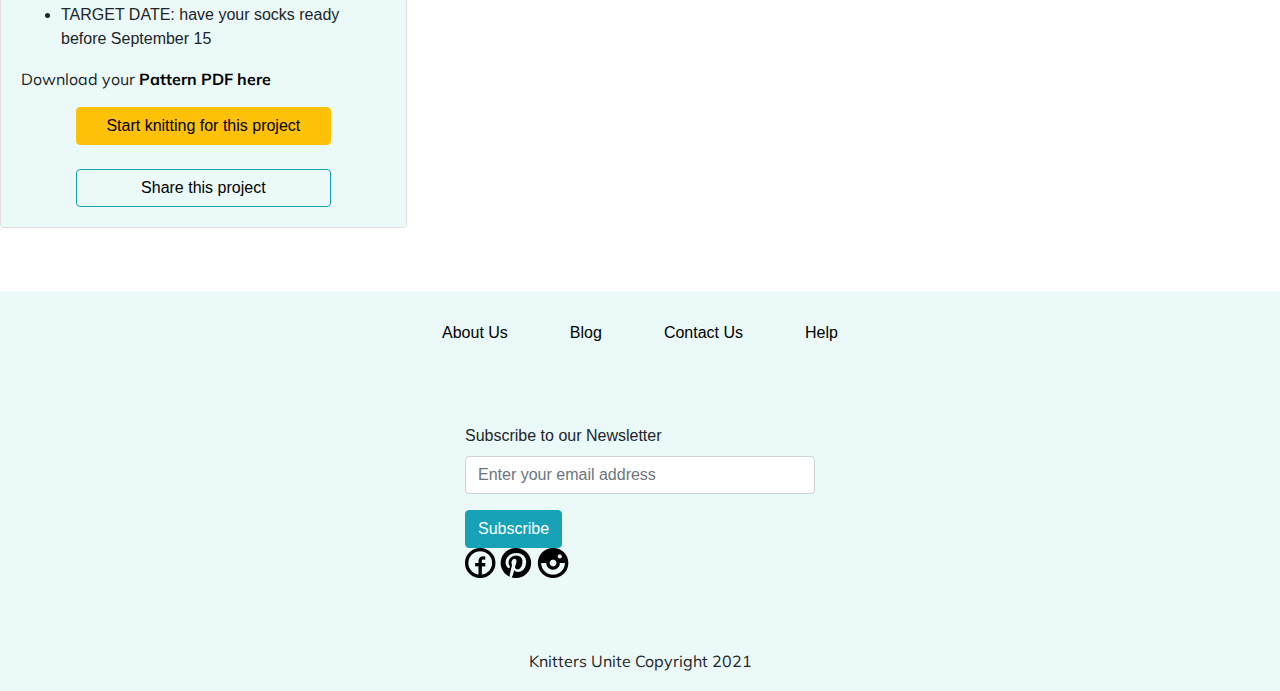
<file: website/SocksProject.html>
<!doctype html>
<html lang="en">

  <head>
    <!-- Required meta tags -->
    <meta charset="utf-8">
    <meta name="viewport" content="width=device-width, initial-scale=1, shrink-to-fit=no">

    <!-- Bootstrap CSS -->
    <link rel="stylesheet" href="https://stackpath.bootstrapcdn.com/bootstrap/4.3.1/css/bootstrap.min.css" integrity="sha384-ggOyR0iXCbMQv3Xipma34MD+dH/1fQ784/j6cY/iJTQUOhcWr7x9JvoRxT2MZw1T" crossorigin="anonymous">
    <link rel="preconnect" href="https://fonts.gstatic.com">
    <link href="https://fonts.googleapis.com/css2?family=Mulish:ital,wght@0,400;0,500;0,600;0,700;1,400;1,500;1,600;1,700&display=swap" rel="stylesheet">
    <link rel="stylesheet" href="SocksProjectCSS/index.css">

    <title>Knitters Socks For Homeless Drive</title>
  </head>
  <body>

    <!-- Navigation bar -->
    <nav class="navbar navbar-expand-lg navbar-light bg-light customNav">
      <a class="navbar-brand" href="#"><img src="images/KnittersUnite_Logo.png"></a>
      <button class="navbar-toggler" type="button" data-toggle="collapse" data-target="#navbarSupportedContent"
        aria-controls="navbarSupportedContent" aria-expanded="false" aria-label="Toggle navigation">
        <span class="navbar-toggler-icon"></span>
      </button>
      <div class="collapse navbar-collapse" id="navbarSupportedContent">
        <ul class="navbar-nav mr-auto">
          <li class="nav-item active">
            <a class="nav-link" href="file:///Users/twatters/Documents/GitHub/KnittersUnite/website/Project.html">Knit for Charity</a>
          </li>
          <li class="nav-item active">
            <a class="nav-link" href="#">Blog</a>
          </li>
          <li class="nav-item active">
            <a class="nav-link" href="#">Our Sponsors</a>
          </li>
          <li class="nav-item">
            <a class="nav-link" href="#">Resources</a>
          </li>
          <li class="nav-item">
            <a class="nav-link" href="#">Start a Fundraiser</a>
          </li>
          <li class="nav-item">
            <a class="nav-link" href="#">Sign In</a>
          </li>
          <li class="nav-item">
            <a class="btn btn-info btn-lg navCTA" href="#">Sign Up</a>
          </li>
          <li class="nav-item">
            <img src="images/search.png">
          </li>  
        </ul>
      </div>
    </nav>
    <!-- End navigation bar -->

    <!-- Jumbotron 3-->
    <section ID="ProjectPageHeroGrid">
      <div ID="JumbotronImage" class="jumbotronImage">
      <div ID="pageheaderText" class="pageheaderText">
        <h1>30 pair of socks for the homeless</h1>
        <h3>Target date: Sep 15, 2021</h3>
          <div class="progress" style="height: 28px;">
             <div class="progress-bar bg-info" role="progressbar" style="width: 60%;" aria-valuenow="75" aria-valuemin="0" aria-valuemax="100">18 Pledged</div>
           </div>
          <div class="progress" style="height: 28px;">
             <div class="progress-bar bg-info" role="progressbar" style="width: 40%;" aria-valuenow="75" aria-valuemin="0" aria-valuemax="100">12 Recieved</div>
           </div>           
 
      </div>
    </div>
  </section>
    <!-- End jumbotron 3 -->


    <!-- Project Section Attempt 2 -->
    <section
    <div class="row special-section">
      <div class="col-12">
        <h1 class="sectionHeading"></h1>
      </div>
      <!-- <div class="col-2"> -->
      </div>
      <div class="col-8">
        <h1 class="ProjectHeading">Socks for the Homeless</h1>
              <h3> <b>We’re knitting socks to help the homeless in Sudbury, ON</b></h3>
              <h4 class="body">About our project</h4>

              <p>We are a group of teachers in the Sudbury, ON region who are working together to knit 100 socks for the homeless population in Sudbury. Why socks? Socks are usually the last donation people think to give and organizations run out frequently. There is a constant need for clean, dry socks by the homeless community. We are working directly with Cedar Place, an emergency shelter for women ages 18+ and families with children to distribute all the socks we make during this fundraiser. </p>

              <p>We are a group of teachers in the Sudbury, ON region who are working together to knit 100 socks for the homeless population in Sudbury. Why socks? Socks are usually the last donation people think to give and organizations run out frequently. There is a constant need for clean, dry socks by the homeless community. We are workingΩ directly with Cedar Place, an emergency shelter for women ages 18+ and families with children to distribute all the socks we make during this fundraiser. 
              </p></p>
      </div>
      <div class="col-4">
          <div class="cardContainer col-lg-4 col-md-4 col-sm-12">
          <div class="card">
              <div class="card-body">
              <h4 class="card-title">Project Requirements</h4>
              <p class="details"> <b>Choose your favourite yarn to knit this basic sock. </b></p>
              <p><ul class="socksMaterial">
                <li>Yarn weight: Worsted (9 wpi)</li>
                <li>Needle size: US 6 - 4.0 mm</li>
                <li>Yardage: 150 - 175 yards (137 - 160 m)</li>
                <li>Sizes needed: 6-8 inch foot</li>
                <li>TARGET DATE: have your socks ready before September 15</li>
                </ul></p> 
              <p>Download your <b><a href="https://www.ravelry.com/patterns/library/my-favorite-vanilla-socks"target="_blank">Pattern PDF here</a></b></p>
              <div class="start"><a class="btn btn-warning row" id="btn-special" href="file:///Users/twatters/Documents/GitHub/KnittersUnite/website/Project.html">Start knitting for this project</a></div>
              <br>
              <div class="share"><a class="btn btn-outline-info row" id="btn-special" href="#">Share this project</a></div>

            </div>
          </div>
        </div> 
      </div>
    </div>
    <!-- End About Us Attempt 2 -->


<!-- Project Description and Pledge -->
<!--     <div class="content">
      <h1 class="sectionHeading spacing">The Blog</h1>
      <div class="row blogCards"> -->
<!-- <section ID=DescriptionRequirements>
        <!-- Card 1 -->
     <!--    <div class="cardContainer col-lg-6 col-md-6 col-sm-12">
          <div class="card">
                  <div class="card-body">
              <h1 class="ProjectHeading">Socks for the Homeless</h1>
              <h3> <b>We’re knitting socks to help the homeless in Sudbury, ON</b></h3>
              <h4 class="body">About our project</h4>

              <p>We are a group of teachers in the Sudbury, ON region who are working together to knit 100 socks for the homeless population in Sudbury. Why socks? Socks are usually the last donation people think to give and organizations run out frequently. There is a constant need for clean, dry socks by the homeless community. We are working directly with Cedar Place, an emergency shelter for women ages 18+ and families with children to distribute all the socks we make during this fundraiser. </p>

              <p>We are a group of teachers in the Sudbury, ON region who are working together to knit 100 socks for the homeless population in Sudbury. Why socks? Socks are usually the last donation people think to give and organizations run out frequently. There is a constant need for clean, dry socks by the homeless community. We are workingΩ directly with Cedar Place, an emergency shelter for women ages 18+ and families with children to distribute all the socks we make during this fundraiser. 
              </p>
            
            </div>
          </div>
        </div> --> -->
        <!-- End card 1 -->

        <!-- Card 2 -->
        <div class="cardContainer col-lg-4 col-md-4 col-sm-12">
          <div class="card">
              <div class="card-body">
              <h4 class="card-title">Project Requirements</h4>
              <p class="details"> <b>Choose your favourite yarn to knit this basic sock. </b></p>
              <p><ul class="socksMaterial">
                <li>Yarn weight: Worsted (9 wpi)</li>
                <li>Needle size: US 6 - 4.0 mm</li>
                <li>Yardage: 150 - 175 yards (137 - 160 m)</li>
                <li>Sizes needed: 6-8 inch foot</li>
                <li>TARGET DATE: have your socks ready before September 15</li>
                </ul></p> 
              <p>Download your <b><a href="https://www.ravelry.com/patterns/library/my-favorite-vanilla-socks"target="_blank">Pattern PDF here</a></b></p>
              <div class="start"><a class="btn btn-warning row" id="btn-special" href="file:///Users/twatters/Documents/GitHub/KnittersUnite/website/Project.html">Start knitting for this project</a></div>
              <br>
              <div class="share"><a class="btn btn-outline-info row" id="btn-special" href="#">Share this project</a></div>

            </div>
          </div>
        </div>
        <!-- End card 2 -->






        <!-- Card 6 -->
<!--         <div class="cardContainer col-lg-4 col-md-4 col-sm-12">
          <div class="card">
            <img src="images/Blog-post-06.png" class="card-img-top" alt="...">
            <div class="card-body">
              <h4 class="card-title">A free scarf pattern to use up all that leftover yarn</h4>
              <a href="#"><p>Read more ></p></a>
            </div>
          </div>
        </div> -->
       <!-- End card 6 -->
    </div>
       </div>
       <div class="button-center special-section">
        <a class="btn btn-outline-info btn-lg" href="#">Load More</a>
       </div>
</section>
    <!-- End cards -->


    <!-- Footer -->

    <footer class="emailContain">
      <div class="footer-nav">
        <ul class="nav">
          <li class="nav-item">
            <a class="nav-link active" href="#">About Us</a>
          </li>
          <li class="nav-item">
            <a class="nav-link Blog" href="#">Blog</a>
          </li>
          <li class="nav-item ContactUs">
            <a class="nav-link" href="#">Contact Us</a>
          </li>
            <li class="nav-item help">
            <a class="nav-link" href="#">Help</a>
          </li>
         </ul>
      </div>
      <form>
        <hr>
        <div class="form-group">
          <label for="exampleInputPassword1">Subscribe to our Newsletter</label>
          <input type="password" class="form-control" id="exampleInputPassword1" placeholder="Enter your email address">
        </div>
      
        <button type="submit" class="btn btn-info">Subscribe</button>
        <div class="form-group">
          <img src="images/Facebook.png">
          <img src="images/Pinterest.png">
          <img src="images/Instagram.png">
        </div>
      </form>
     
     <!--  <form>
        <h3 class="sectionHeading">Subscribe To Our Newsletter</h3>
        <div class="form-group">
          <label for="exampleInputEmail1">Type your email</label>
          <input type="email" class="form-control" id="exampleInputEmail1" aria-describedby="emailHelp"
            placeholder="Enter email">
        </div>
        <button type="submit" class="btn btn-primary">Subscribe</button>
      </form> -->
      <p> Knitters Unite Copyright 2021 </p>
    </footer>
    <!-- End footer -->




    <!-- Optional JavaScript -->
    <!-- jQuery first, then Popper.js, then Bootstrap JS -->
    <script src="https://code.jquery.com/jquery-3.3.1.slim.min.js"
      integrity="sha384-q8i/X+965DzO0rT7abK41JStQIAqVgRVzpbzo5smXKp4YfRvH+8abtTE1Pi6jizo"
      crossorigin="anonymous"></script>
    <script src="https://cdnjs.cloudflare.com/ajax/libs/popper.js/1.14.7/umd/popper.min.js"
      integrity="sha384-UO2eT0CpHqdSJQ6hJty5KVphtPhzWj9WO1clHTMGa3JDZwrnQq4sF86dIHNDz0W1"
      crossorigin="anonymous"></script>
    <script src="https://stackpath.bootstrapcdn.com/bootstrap/4.3.1/js/bootstrap.min.js"
      integrity="sha384-JjSmVgyd0p3pXB1rRibZUAYoIIy6OrQ6VrjIEaFf/nJGzIxFDsf4x0xIM+B07jRM"
      crossorigin="anonymous"></script>
  </body>

</html>
</file>
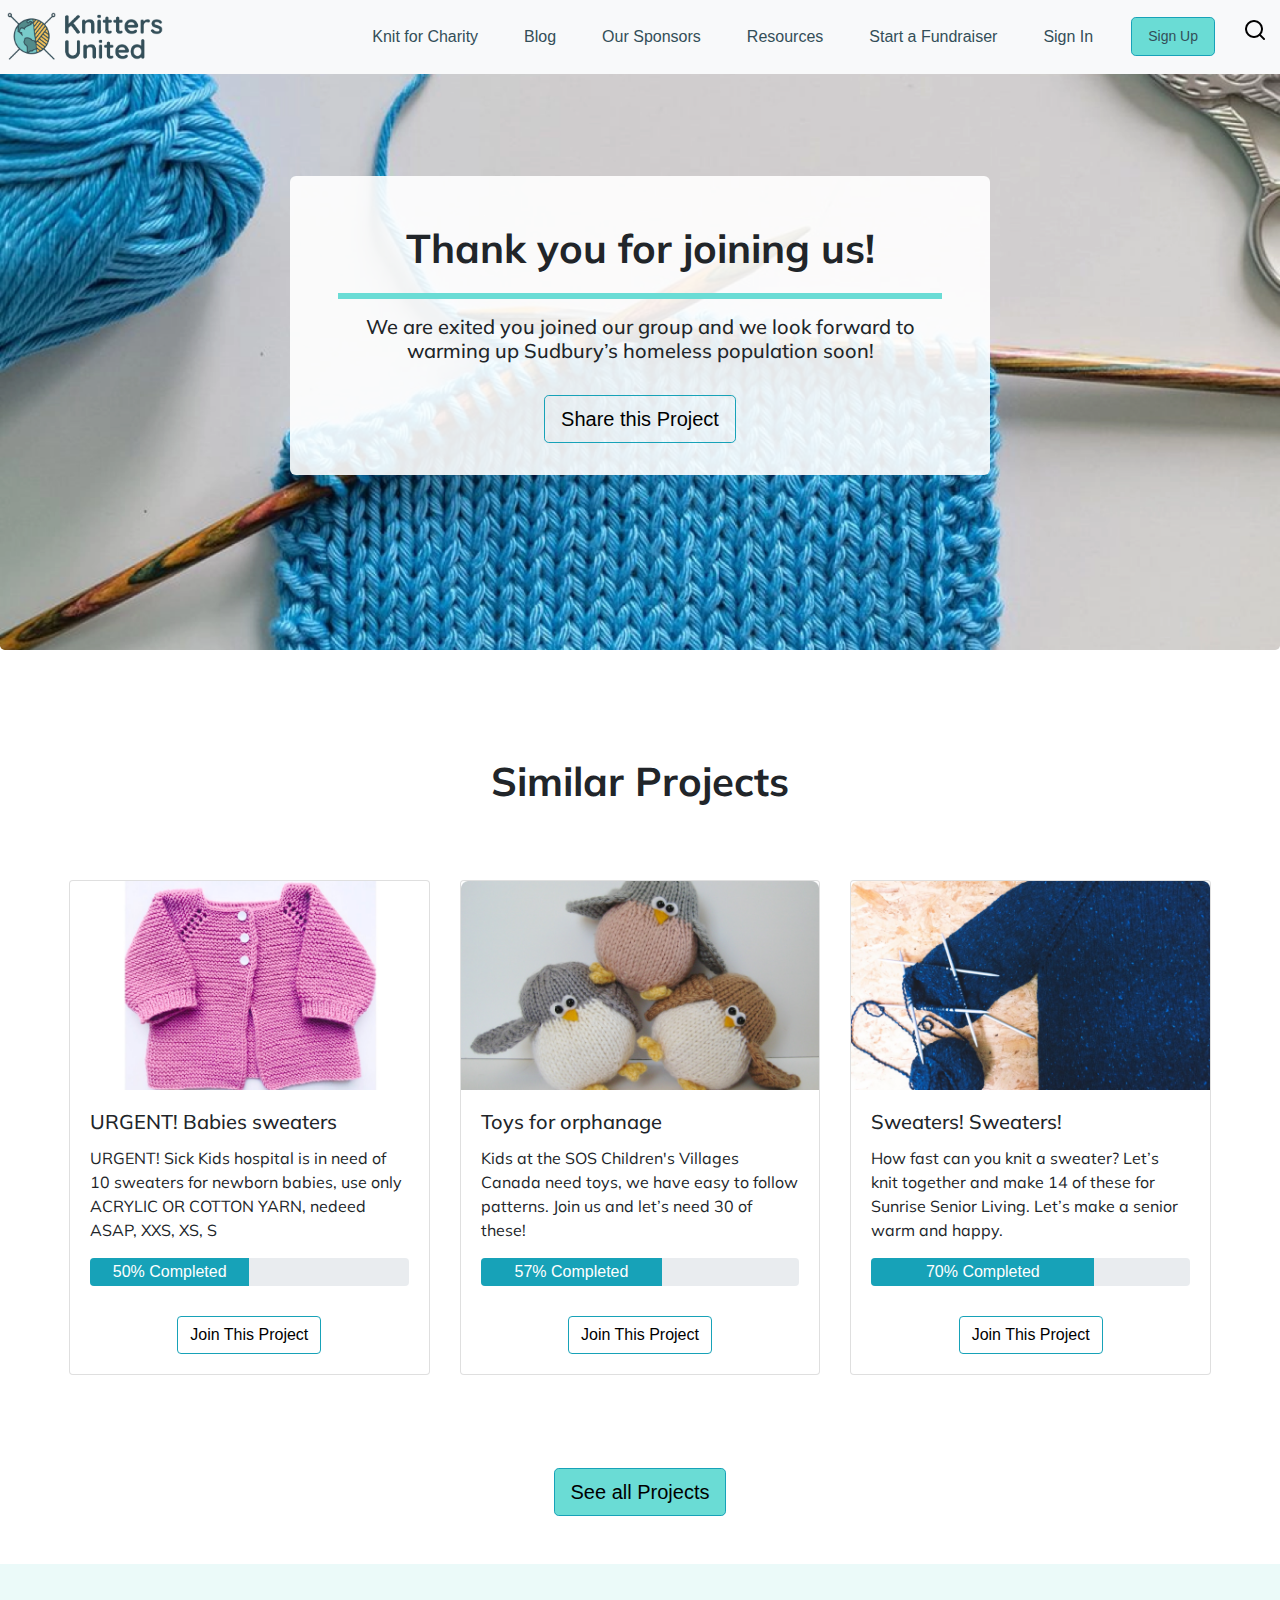
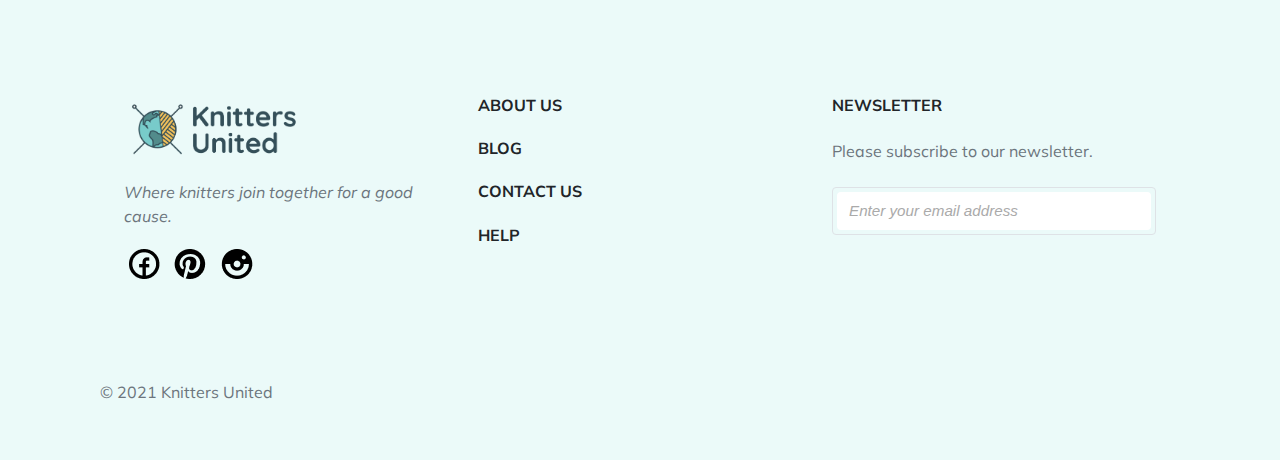
<file: website/Success-socks.html>
<!doctype html>
<html lang="en">

  <head>
    <!-- Required meta tags -->
    <meta charset="utf-8">
    <meta name="viewport" content="width=device-width, initial-scale=1, shrink-to-fit=no">

    <!-- Bootstrap CSS -->
    <link rel="stylesheet" href="https://stackpath.bootstrapcdn.com/bootstrap/4.3.1/css/bootstrap.min.css" integrity="sha384-ggOyR0iXCbMQv3Xipma34MD+dH/1fQ784/j6cY/iJTQUOhcWr7x9JvoRxT2MZw1T" crossorigin="anonymous">
    <link rel="preconnect" href="https://fonts.gstatic.com">
    <link href="https://fonts.googleapis.com/css2?family=Mulish:ital,wght@0,400;0,500;0,600;0,700;1,400;1,500;1,600;1,700&display=swap" rel="stylesheet">
    <link rel="stylesheet" href="SuccessCSS/index.css">

    <title>Knitters Unite - Thank you</title>
  </head>
  <body>

    <!-- Navigation bar -->
    <nav class="navbar navbar-expand-lg navbar-light bg-light customNav">
      <a class="navbar-brand" href="#"><img src="images/KnittersUnite_Logo.png"></a>
      <button class="navbar-toggler" type="button" data-toggle="collapse" data-target="#navbarSupportedContent"
        aria-controls="navbarSupportedContent" aria-expanded="false" aria-label="Toggle navigation">
        <span class="navbar-toggler-icon"></span>
      </button>
      <div class="collapse navbar-collapse" id="navbarSupportedContent">
        <ul class="navbar-nav mr-auto">
          <li class="nav-item active">
            <a class="nav-link" href="file:///Users/twatters/Documents/GitHub/KnittersUnite/website/Project.html">Knit for Charity</a>
          </li>
          <li class="nav-item active">
            <a class="nav-link" href="#">Blog</a>
          </li>
          <li class="nav-item active">
            <a class="nav-link" href="#">Our Sponsors</a>
          </li>
          <li class="nav-item">
            <a class="nav-link" href="#">Resources</a>
          </li>
          <li class="nav-item">
            <a class="nav-link" href="#">Start a Fundraiser</a>
          </li>
          <li class="nav-item">
            <a class="nav-link" href="#">Sign In</a>
          </li>
          <li class="nav-item">
            <a class="btn btn-info btn-lg navCTA" href="#">Sign Up</a>
          </li>
          <li class="nav-item">
            <img src="images/search.png">
          </li>  
        </ul>
      </div>
    </nav>
    <!-- End navigation bar -->





  <div class="jumbotron">
    <div class="jumboCopy">
      <h1 class="sectionHeading">Thank you for joining us!</h1>
      <hr class="underline">
      <h5>We are exited you joined our group and we look forward to warming up Sudbury’s homeless population soon!</h5>
        <a class="btn btn-outline-info btn-lg" href="#" role="button">Share this Project</a>
      </div>
    </div>

<!-- Jumbotron 2 -->

<!-- <div class="jumbotron jumbotron-fluid">
  <div class="container">
    <h1>Thank you for joining us!</h1>
      <hr class="underline">
      <p>We are exited you joined our group and we look forward to warming up Sudbury’s homeless population soon!</p>
  </div>
</div> -->

    <!-- Jumbotron 3-->
   <!--  <div ID="JumbotronImage" class="jumbotronImage">
      <div ID="pageheaderText" class="pageheaderText">
        <h1>Thank you for joining us!</h1>
        <hr class="underline">
        <p>We are exited you joined our group and we look forward to warming up Sudbury’s homeless population soon!</p>
       </div>
    </div> -->
    <!-- End jumbotron 3 -->


<!-- Similar Project Cards -->
    <div class="content">
      <h1 class="sectionHeading spacing">Similar Projects</h1>
      <div class="row blogCards">

    <!-- Card 4 -->
        <div class="cardContainer col-lg-4 col-md-4 col-sm-12">
          <div class="card">
            <img src="images/baby-sweaters.png" class="card-img-top" alt="...">
            <div class="card-body">
              <h5 class="card-title">URGENT! Babies sweaters</h5>
              <p class="card-description"> URGENT! Sick Kids hospital is in need of 10 sweaters for newborn babies, use only ACRYLIC OR COTTON YARN, nedeed ASAP, XXS, XS, S</p>
              <div class="progress" style="height: 28px;">
               <div class="progress-bar bg-info" role="progressbar" style="width: 50%;" aria-valuenow="75" aria-valuemin="0" aria-valuemax="100">50% Completed</div>
              </div>
              <a href="#" class="btn btn btn-outline-info">Join This Project</a>
            </div>
          </div>
        </div>
        <!-- End card 4 -->

        <!-- Card 5 -->
        <div class="cardContainer col-lg-4 col-md-4 col-sm-12">
          <div class="card">
            <img src="images/toys.png" class="card-img-top" alt="...">
            <div class="card-body">
              <h5 class="card-title">Toys for orphanage</h5>
              <p class="card-description"> Kids at the SOS Children's Villages Canada need toys, we have easy to follow patterns. Join us and let’s need 30 of these!</p>
              <div class="progress" style="height: 28px;">
               <div class="progress-bar bg-info" role="progressbar" style="width: 57%;" aria-valuenow="75" aria-valuemin="0" aria-valuemax="100">57% Completed</div>
              </div>
              <a href="#" class="btn btn btn-outline-info">Join This Project</a>
            </div>
          </div>
        </div>
        <!-- End card 5 -->

        <!-- Card 6 -->
        <div class="cardContainer col-lg-4 col-md-4 col-sm-12">
          <div class="card">
            <img src="images/sweaters.png" class="card-img-top" alt="...">
            <div class="card-body">
              <h5 class="card-title">Sweaters! Sweaters!</h5>
              <p class="card-description"> How fast can you knit a sweater? Let’s knit together and make 14 of these for Sunrise Senior Living. Let’s make a senior warm and happy.</p>
              <div class="progress" style="height: 28px;">
               <div class="progress-bar bg-info" role="progressbar" style="width: 70%;" aria-valuenow="75" aria-valuemin="0" aria-valuemax="100">70% Completed</div>
              </div>
              <a href="#" class="btn btn btn-outline-info">Join This Project</a>
            </div>
          </div>
        </div>
       <!-- End card 6 -->
    </div>
       </div>
       <div class="button-center special-section">
        <a class="btn btn-info btn-lg" href="#">See all Projects</a>
       </div>
    <!-- End cards -->


<!-- Footer -->
  <footer class="bg-icon">
    <div class="container py-5">
      <div class="row py-4">
        <div class="col-lg-4 col-md-6 mb-4 mb-lg-0"><img src="images/KnittersUnite_Logo.png" alt="" width="180" class="mb-3">
          <p class="font-italic text-muted">Where knitters join together for a good cause.</p>
            <div class="form-group">
              <img src="images/Facebook.png">
              <img src="images/Pinterest.png">
              <img src="images/Instagram.png">
            </div>
        </div>
        <div class="col-lg-2 col-md-6 mb-4 mb-lg-0">
          <h6 class="text-uppercase font-weight-bold mb-4">About Us</h6>
          <h6 class="text-uppercase font-weight-bold mb-4">Blog</h6>
          <h6 class="text-uppercase font-weight-bold mb-4">Contact Us</h6>
          <h6 class="text-uppercase font-weight-bold mb-4">Help</h6>
        </div>
       
        <div class="col-lg-2 col-md-6 mb-4 mb-lg-0">
        </div>
       
        <div class="col-lg-4 col-md-6 mb-lg-0">
            <h6 class="text-uppercase font-weight-bold mb-4">Newsletter</h6>
            <p class="text-muted mb-4">Please subscribe to our newsletter.</p>
          <div class="p-1 rounded border">
            <div class="input-group">
              <input type="email" placeholder="Enter your email address" aria-describedby="button-addon1" class="form-control border-0 shadow-0">
            </div>
          </div>
        </div>
      </div>
        <div class="container text-center">
          <p class="text-muted mb-0 py-2">© 2021 Knitters United</p>
        </div>
    </div>
  </footer>
  <!-- End -->


    <!-- Footer -->

<!--     <footer class="emailContain">
      <div class="footer-nav">
        <ul class="nav">
          <li class="nav-item">
            <a class="nav-link active" href="#">About Us</a>
          </li>
          <li class="nav-item">
            <a class="nav-link Blog" href="#">Blog</a>
          </li>
          <li class="nav-item ContactUs">
            <a class="nav-link" href="#">Contact Us</a>
          </li>
            <li class="nav-item help">
            <a class="nav-link" href="#">Help</a>
          </li>
         </ul>
      </div>
      <form>
        <hr>
        <div class="form-group">
          <label for="exampleInputPassword1">Subscribe to our Newsletter</label>
          <input type="password" class="form-control" id="exampleInputPassword1" placeholder="Enter your email address">
        </div>
      
        <button type="submit" class="btn btn-info">Subscribe</button>
        <div class="form-group">
          <img src="images/Facebook.png">
          <img src="images/Pinterest.png">
          <img src="images/Instagram.png">
        </div>
      </form>
     
      <form>
        <h3 class="sectionHeading">Subscribe To Our Newsletter</h3>
        <div class="form-group">
          <label for="exampleInputEmail1">Type your email</label>
          <input type="email" class="form-control" id="exampleInputEmail1" aria-describedby="emailHelp"
            placeholder="Enter email">
        </div>
        <button type="submit" class="btn btn-primary">Subscribe</button>
      </form>
      <p> Knitters Unite Copyright 2021 </p>
    </footer> -->
    <!-- End footer -->




    <!-- Optional JavaScript -->
    <!-- jQuery first, then Popper.js, then Bootstrap JS -->
    <script src="https://code.jquery.com/jquery-3.3.1.slim.min.js"
      integrity="sha384-q8i/X+965DzO0rT7abK41JStQIAqVgRVzpbzo5smXKp4YfRvH+8abtTE1Pi6jizo"
      crossorigin="anonymous"></script>
    <script src="https://cdnjs.cloudflare.com/ajax/libs/popper.js/1.14.7/umd/popper.min.js"
      integrity="sha384-UO2eT0CpHqdSJQ6hJty5KVphtPhzWj9WO1clHTMGa3JDZwrnQq4sF86dIHNDz0W1"
      crossorigin="anonymous"></script>
    <script src="https://stackpath.bootstrapcdn.com/bootstrap/4.3.1/js/bootstrap.min.js"
      integrity="sha384-JjSmVgyd0p3pXB1rRibZUAYoIIy6OrQ6VrjIEaFf/nJGzIxFDsf4x0xIM+B07jRM"
      crossorigin="anonymous"></script>
  </body>

</html>
</file>
<file: css/index.css>
/*home page css*/
/* Text */
h1, h2, h3 , h4, h5, h6 {
  font-family: 'Mulish', sans-serif;
  text-align: left;
}
body {
  font-family: 'Mulish', sans-serif;
  color: #334E58;
}
h1 {
    font-weight: 700;
    font-size: 48px;
}
h2 {
    font-weight: 700;
    font-size: 36px;
}
h3 {
    font-weight: 600;
    font-size: 32px;
}
h4 {
    font-weight: 400;  
    font-size: 24px;
}
h5 {
    font-weight: 600;  
    font-size: 16px;
}
h6 {
    font-weight: 400;  
    font-size: 12px;
}
p {
  font-weight: 400;  
  font-size: 16px;
  text-align: left;
}


/* unvisited link */
a:link {
  color: #000000;
}

/* visited link */
a:visited {
  color: #334E58;
}

/* mouse over link */
a:hover {
  color: #6ADCD5;
}

/* selected link */
a:active {
  color: #334E58;
}

hr {
  border: 3px #F6C35D;
 }


/* Colours for Buttons */
.btn-info {
  background-color: #6ADCD5;
  border: 0px;
}
.btn-outline-info {
  border: solid 2px #6ADCD5;
}


/* Navigation bar */

/* General */
.customNav {
  position: absolute;
  width: 100%;
  background-color: white; !important;
  z-index: 10;
}
.navbar-nav {
  margin-left: auto;
  margin-right: 0 !important;
}
.navbar-brand img {
  padding-right: 15px;
  width: 185px;
}
.nav-item {
  margin: 5px 10px;
}
.profile {
  width: 40px;
  padding: 0px;
}
.navbar{
  padding: 0px;
}


/* Navigation links */
.customNav a {
  color: #334E58 !important;
}
.navCTA {
  font-size: 14px;
  font color: #FFFFFF !important;
}

.icons {
  display: flex;
  justify-content: flex-end;
  align-items: center;
  width: 25%;
}
.icons img {
  margin: 15px;
  cursor: pointer;
}



/* jumbotron attempt 3 */
#ProjectPageHeroGrid {
  display: grid;
  min-height: 500px;
  height: 10em;
  width: 100vw;
  grid-template-columns: 60% 40%;
  grid-template-areas:
  "jumbotronImage pageheaderText"
}

#JumbotronImage{
  background-image: url("../images/KnittingGroup.png");
  background-size: cover;
  background-repeat: no-repeat;
  /*height: 30em;*/
  width: 100vw;
  display: grid;
  align-items: left;
  justify-content: center;
}

/*.jumbotronImage{
  height: 30em;
  width: 85vw;
}*/

#pageheaderText {
  grid-area: pageheaderText;
  width: 45vw;
  background-image: url("../images/HeaderRec.png");
  background-size: cover;
  background-repeat: no-repeat;
  height: 26.75em;
  align-items: center;
  justify-content: center;
}
.pageheaderText{
  grid-area: pageheaderText;
  width: 46vh;
  color: #334E58;
  text-align: left;
  position: absolute;
  right: 0px;
  top: 74px;
  padding: 8%;
  z-index: 100;
  justify-content: center;
}
.pageHeading{
  margin-left: 40px;
}
.headerBlurb{
  margin-left: 40px;
}




/* Cards */
.sectionHeading {
  text-align: center;
}
.spacing {
  padding-top: 75px;
}

.blogCards  {
  padding: 0px 30px 30px 30px;
}
.cardContainer {
  text-align: center;
  padding: 15px;
}


/* Content attempt 2 */
/*.row {
  margin: 24px;
  margin-top: 60px;
  margin-bottom: 48px;
}
.col-3 .row {
  margin: 5px;
}*/

/*.row .special-section {
  margin-top: 25px;
}*/

.button-center {
  text-align: center;
}


#btn-special{
  width: 175px;
  margin: 10px;
}

#space-content {
  margin-top: 72px;
  margin-bottom: 48px;
}


/* Carousel for Charity */
.charities {
  height: 100%;
  background-color: #F6F6F6;
  padding-top: 24px;
  padding-bottom: 24px;
  /*justify-content: center;*/
}

.charity-logo {
  padding: 5px;
  width: 150px;
}
.text-center {
  justify-content: center;
}
.special-section {
  margin-bottom: 48px;
}




/* Footer Attempt 2 */
#button-addon1 {
  color: #ffc371;
}

.bg-icon {
  background-color: #EBFAF9;  
}

.form-control::placeholder {
  font-size: 0.95rem;
  color: #aaa;
  font-style: italic;
}

/*.form-control.shadow-0:focus {
  box-shadow: none;
}*/

.form-group img{
  padding: 5px;
}
.text-center {
  text-align: center;
}

footer .container {
    background-color: #EBFAF9;  
}



/* Media queries */
@media screen and (max-width: 997px) and (min-width: 0px) {
  #jumbotronImage {
    background-image:  none;
    width: 0px;
  }
  #pageheaderText {
    width: 100vw;
    z-index: 1;
    background-image: url("../images/BlueRec.png");
}
  .pageheaderText h1 h3 p{
    padding: 5%;
    margin: 40px;
  }

.charity-logo {
  padding: 5px;
  width: 125px;
}
</file>
<file: website/css/index.css>
/* Text */
h1, h2, h3 , h4, h5, h6 {
  font-family: 'Mulish', sans-serif;
  text-align: left;
}
h1 {
  font size: 45px;
  font-weight: 700;
}
p {
  font-family: 'Mulish', sans-serif;
  text-align: left;
}

/* unvisited link */
a:link {
  color: #000000;
}

/* visited link */
a:visited {
  color: #334E58;
}

/* mouse over link */
a:hover {
  color: #6ADCD5;
}

/* selected link */
a:active {
  color: #334E58;
}

hr {
  border: 3px #F6C35D;
 }



/* Navigation bar */

/* General */
.customNav {
  position: absolute;
  width: 100%;
  background-color: white; !important;
  z-index: 10;
}
.navbar-nav {
  margin-left: auto;
  margin-right: 0 !important;
}
.navbar-brand img {
  padding-right: 15px;
  width: 185px;
}
.nav-item {
  margin: 0px 15px;
}
.navbar{
  padding: 0px;
}
.button-center {
  text-align: center;
}


/* Navigation links */
.customNav a {
  color: #334E58 !important;
}
.navCTA {
  font-size: 14px;
  font color: #FFFFFF !important;
}

.icons {
  display: flex;
  justify-content: flex-end;
  align-items: center;
  width: 25%;
}
.icons img {
  margin: 15px;
  cursor: pointer;
}



/* jumbotron attempt 3 */
#ProjectPageHeroGrid {
  display: grid;
  min-height: 500px;
  height: 10em;
  width: 100vw;
  grid-template-columns: 60% 40%;
  grid-template-areas:
  "jumbotronImage pageheaderText"
}

#JumbotronImage{
  background-image: url("../images/KnittingGroup.png");
  background-size: cover;
  background-repeat: no-repeat;
  /*height: 30em;*/
  width: 100vw;
  display: grid;
  align-items: left;
  justify-content: center;
}

/*.jumbotronImage{
  height: 30em;
  width: 85vw;
}*/

#pageheaderText {
  grid-area: pageheaderText;
  width: 45vw;
  background-image: url("../images/HeaderRec.png");
  background-size: cover;
  background-repeat: no-repeat;
  height: 26.75em;
  align-items: center;
  justify-content: center;
}
.pageheaderText{
  grid-area: pageheaderText;
  width: 46vh;
  color: black;
  text-align: left;
  position: absolute;
  right: 0px;
  top: 74px;
  padding-left: 10%;
  padding-top: 8%;
  z-index: 100;
  justify-content: center;
}
.pageHeading{
  margin-left: 40px;
}
.headerBlurb{
  margin-left: 40px;
}




/* Cards */
.sectionHeading {
  text-align: center;
}
.spacing {
  padding-top: 75px;
}

.blogCards  {
  padding: 0px 30px 30px 30px;
}
.cardContainer {
  text-align: center;
  padding: 15px;
}


/* Content attempt 2 */
.row {
  margin: 24px;
  margin-top: 60px;
  margin-bottom: 48px;
}
.col-3 .row {
  margin: 5px;
}

.row .special-section {
  margin-top: 25px;
}

#btn-special{
  width: 175px;
}


/* Carousel for Charity */
.charities {
  height: 250px;
  background-color: #F6F6F6;
  justify-content: center;
  padding: 40px;
}

.carousel-section {
  display: flex;
  align-items: center;
  justify-content: center;
}

.charity-logo {
  padding: 25px;
  width: 150px;
}


.special-section {
  margin-bottom: 48px;
}




/* Footer Attempt 1 */
/*.emailContain {
  background-color: #EBFAF9;
  display: flex;
  align-items: center;
  flex-direction: column;
  align-items: center;
  justify-content: center;
  height: 400px;
}
.footer-nav-item {
}
.footer-nav{
  margin-top: 20px;
  border-bottom: 6px white;
}*/
/* Footer form */
/*form {
  width: 400px;
  margin: 30px auto;
  padding: 25px;*/
/*  border: 1px solid #F2F2F2;
*/
}



/* Footer Attempt 2 */
#button-addon1 {
  color: #ffc371;
}

/*i {
  color: #F6C35D;
}*/

.bg-icon {
  background-color: #EBFAF9;  
}

.form-control::placeholder {
  font-size: 0.95rem;
  color: #aaa;
  font-style: italic;
}

/*.form-control.shadow-0:focus {
  box-shadow: none;
}*/

.form-group img{
  padding: 5px;
}
.text-center {
  text-align: center;
}





/* Media queries */
@media screen and (max-width: 997px) and (min-width: 0px) {
  #jumbotronImage {
    background-image:  none;
    width: 0px;
  }
  #pageheaderText {
    width: 100vw;
    z-index: 1;
    background-image: url("../images/BlueRec.png");
}
  .pageheaderText h1 h3 p{
    padding: 5%;
    margin: 40px;
  }





/* STYLES FOR TEMPLATE PLEASE DO NOT TOUCH*/
.dropdown-menu {
  left: -97px;
}
footer {
  position: absolute;
  width: 100%;
  height: 60px;
  line-height: 60px;
  background-color: #EBFAF9;
  margin-top: 50px;
}
.cardContainer {
  margin-top: 20px;
}
.card {
  margin: 0 auto;
}
</file>
<file: SocksProjectCSS/index.css>
/*socks project CSS*/
/* Text */
h1, h2, h3 , h4, h5, h6 {
  font-family: 'Mulish', sans-serif;
  text-align: left;
}
body {
  font-family: 'Mulish', sans-serif;
  color: #334E58;
}
h1 {
    font-weight: 700;
    font-size: 48px;
}
h2 {
    font-weight: 700;
    font-size: 36px;
}
h3 {
    font-weight: 600;
    font-size: 32px;
}
h4 {
    font-weight: 400;  
    font-size: 24px;
}
h5 {
    font-weight: 600;  
    font-size: 16px;
}
h6 {
    font-weight: 400;  
    font-size: 12px;
}
p {
  font-weight: 400;  
  font-size: 16px;
  text-align: left;
}

/* Colours for links */
/* unvisited link */
a:link {
  color: #000000;
}

/* visited link */
a:visited {
  color: #334E58;
}

/* mouse over link */
a:hover {
  color: #6ADCD5;
}

/* selected link */
a:active {
  color: #334E58;
}


.btn-info {
  background-color: #6ADCD5;
  border: 0px;
}
.btn-outline-info {
  background-color: white;
  border: solid 2px #6ADCD5;
}

hr {
  border: 3px #F6C35D;
 }


/* Colours for Buttons */
 .btn-info {
  background-color: #6ADCD5;
  border: 0px;
}

.btn-outline-info {
  border: solid 2px #6ADCD5;
  background-color: white;
}

.btn-warning {
  background-color: #F6C35D;
}

/* size for buttons */
#btn-special{
  width: 255px;
  margin-bottom: 15px;
}



/* Navigation bar */
/* General */
.customNav {
  position: absolute;
  width: 100%;
  background-color: white; !important;
  z-index: 10;
}
.navbar-nav {
  margin-left: auto;
  margin-right: 0 !important;
}
.navbar-brand img {
  padding-right: 15px;
  width: 185px;
}
.nav-item {
  margin: 5px 10px;
}
.profile {
  width: 40px;
  padding: 0px;
}
.navbar{
  padding: 0px;
}


/* Navigation links */
.customNav a {
  color: #334E58 !important;
}
.navCTA {
  font-size: 14px;
  font color: #FFFFFF !important;
}

.icons {
  display: flex;
  justify-content: flex-end;
  align-items: center;
  width: 25%;
}
.icons img {
  margin: 15px;
  cursor: pointer;
}




.row .col-5{
  margin:auto;
}

/* jumbotron attempt 3 */
#ProjectPageHeroGrid {
  display: grid;
  min-height: 500px;
  height: 20em;
  width: 100vw;
  grid-template-columns: 60% 40%;
  grid-template-areas:
  "jumbotronImage pageheaderText"
}

#JumbotronImage{
  background-image: url("../images/sockProject2.png");
  background-size: cover;
  background-repeat: no-repeat;
  /*height: 30em;*/
  width: 65vw;
  display: grid;
  align-items: left;
  justify-content: center;
}

/*.jumbotronImage{
  height: 30em;
  width: 85vw;
}*/

#pageheaderText {
  grid-area: pageheaderText;
  width: 45vw;
  background-image: url("../images/HeaderRec.png");
  background-size: cover;
  background-repeat: no-repeat;
  height: 26.75em;
  align-items: center;
  justify-content: center;
}
.pageheaderText{
  grid-area: pageheaderText;
  width: 46vh;
  color: #334E58;
  text-align: left;
  position: absolute;
  right: 0px;
  top: 74px;
  padding-left: 10%;
  padding-top: 8%;
  z-index: 100;
  justify-content: center;
}
.pageHeading{
  margin-left: 40px;
}
.headerBlurb{
  margin-left: 40px;
}



/* Progress Bar */
.progress{
  margin-top: 15px;
  margin-bottom: 15px;
  font-size: 10pt;
  width: 25vw;
}



/* Cards */
#DescriptionRequirements{
  margin-top: 40px;
}
.sectionHeading {
  text-align: left;
}
.spacing {
  padding-top: 75px;
}

/*.blogCards  {
  padding: 0px 30px 30px 30px;
}
.cardContainer {
  text-align: center;
  padding: 15px;
}*/

/*.ProjectHeading H2{
  font size: 45px;
  font-weight: 700;
}*/

/* Content attempt 2 */
/*.row {
  margin: 24px;
  margin-top: 40px;
  margin-bottom: 32px;
}*/
/*.col-8  {
  margin: 5px;
  max-width: 50%;
}

.col-4{
  max-width: 100%;
  margin: 5px;
}

col-12{
  width: 100vw;
}*/


/* cards - tracy */

.con-chunk {
  margin-top: 48px;
  margin-bottom: 48px;
}
.col-sm {
  margin-left: 10px;
  margin-right: 10px;
}
.yellowCard {
  padding: 20px;
  background-color: #EBFAf9;
}


/*.details{
  font-size: 20px;
}*/

.socksMaterial{
  text-align: left;
}
.card-body{
  background-color: #EBFAF9;
}


.col .profileImage {
display: block;
margin-left: auto;
}

.col .profileCathy{
  margin-right: auto;
  width: 70%;
}

.col P.profileCathy {
  border-left: 5px #F6C35D;
  border-style:  none none none solid;
  padding-left: 8px;

}

.special-section{
  margin: 80px;
}



.col-sm h4{
  margin-bottom: 50px;
}*/




/* Carousel for Charity */
.charities {
  height: 250px;
  background-color: #F6F6F6;
  justify-content: center;
  padding: 40px;
}

.carousel-section {
  display: flex;
  align-items: center;
  justify-content: center;
}

.charity-logo {
  padding: 25px;
  width: 150px;
}






/* Footer Attempt 2 */
#button-addon1 {
  color: #ffc371;
}

.bg-icon {
  background-color: #EBFAF9;  
}

.form-control::placeholder {
  font-size: 0.95rem;
  color: #aaa;
  font-style: italic;
}


.form-group img{
  padding: 5px;
}
.text-center {
  text-align: center;
}


footer .container {
    background-color: #EBFAF9;  
}





/* Media queries */
@media screen and (max-width: 992px) and (min-width: 0px) {
  #jumbotronImage {
    background-image:  none;
    width: 0px;
  }
  #pageheaderText {
    width: 100vw;
    z-index: 1;
    background-image: url("../images/BlueRec.png");
}
  .pageheaderText h1 h3 p{
    padding: 5%;
    margin: 40px;
  }

/*  .col-3 img{
 margin-left: 0px;
     width: 140px;*/

}
}

/*@media screen and (max-width: 500) and (min-width:  0px) {
  .col-3 img{
    padding: 500px;
  }
}*/
</file>
<file: SuccessCSS/index.css>
/* Text */
h1, h2, h3, h4, h5, h6 {
  font-family: 'Mulish', sans-serif;
  text-align: left;
}
h1 {
  font size: 45px;
  font-weight: 700;
}
p {
  font-family: 'Mulish', sans-serif;
  text-align: left;
}

/* unvisited link */
a:link {
  color: #000000;
}

/* visited link */
a:visited {
  color: #334E58;
}

/* mouse over link */
a:hover {
  color: #6ADCD5;
}

/* selected link */
a:active {
  color: #334E58;
}

hr {
  border: 3px #F6C35D;
 }

.btn-info {
  background-color: #6ADCD5;
  border: 0px;
}
.btn-outline-info {
  background-color: white;
  border: solid 2px #6ADCD5;
}


/* Navigation bar */

/* General */
.customNav {
  position: absolute;
  width: 100%;
  background-color: white; !important;
  z-index: 10;
}
.navbar-nav {
  margin-left: auto;
  margin-right: 0 !important;
}
.navbar-brand img {
  padding-right: 15px;
  width: 185px;
}
.nav-item {
  margin: 0px 15px;
}
.navbar{
  padding: 0px;
}
.button-center {
  text-align: center;
}


/* Navigation links */
.customNav a {
  color: #334E58 !important;
}
.navCTA {
  font-size: 14px;
  font color: #FFFFFF !important;
}

.icons {
  display: flex;
  justify-content: flex-end;
  align-items: center;
  width: 25%;
}
.icons img {
  margin: 15px;
  cursor: pointer;
}



/* Jumbotron 3  */
.jumbotron {
  background-image: url("../images/Knit-square.png");
  background-size: cover;
  background-repeat: no-repeat;
  background-position: center;
  height: calc(50vh - 25px);
  display: flex;
  align-items: center;
  justify-content: center;
}

.jumboCopy {
  background-color: rgba(255, 255, 255, 0.9);
  border-radius: 6px;
  width: 70%;
  padding: 48px;
  padding-top: 48px;
  padding-bottom: 32px;
  min-width: 500px;
  max-width: 700px;
  text-align: center;
}

.jumboCopy h5 {
  text-align: center;
  padding-bottom: 24px;
}
.underline {
  padding-top: 5px;
  border-bottom: 6px solid #6ADCD5;
}



/* Search Test */
.dropdown-toggle {
  width: 100%;
  text-align: left;
  background-color: #FBFBFB;
  border: solid 2px #D6E4EC;
  color: black;
  margin-bottom: 10px;
}
.dropdown-menu {
  width: calc(100% - 5%); 
}

.form-control {
  background-color: #FBFBFB;
  border: solid 2px #D6E4EC;
  color: black;
}

/*.row .search-bar{ 
  padding-top: 15px;
  padding-left: 15px;
  padding-right: 15px;
  margin-bottom: 0px;
}
*/









/* Cards */
.sectionHeading {
  text-align: center;
}
.spacing {
  padding-top: 75px;
}

.blogCards  {
  padding: 0px 30px 30px 30px;
}
.cardContainer {
  text-align: center;
  padding: 15px;
}


/* Content attempt 2 */
.row {
  margin: 24px;
  margin-top: 60px;
  margin-bottom: 48px;
}
.col-3 .row {
  margin: 5px;
}

.row .special-section {
  margin-top: 25px;
}

#btn-special{
  width: 175px;
}

/* Progress Bars */
.bg-info {
    background-color: #6ADCD5!important;
}
.progress-bar {
  color: black;
}
.progress{
  margin-bottom: 30px;
  font-size: 12pt;
}



.special-section {
  margin-bottom: 48px;
}



/* Footer */
#button-addon1 {
  color: #ffc371;
}

.bg-icon {
  background-color: #EBFAF9;  
}

.form-control::placeholder {
  font-size: 0.95rem;
  color: #aaa;
  font-style: italic;
}

.form-group img{
  padding: 5px;
}
.text-center {
  text-align: center;
}





/* Media queries */

@media screen and (max-width: 997px) and (min-width: 0px) {
.progress{
  margin-bottom: 30px;
  font-size: 9pt;
}


/*  #jumbotronImage {
    background-image:  none;
    width: 0px;
  }
  #pageheaderText {
    width: 100vw;
    z-index: 1;
    background-image: url("../images/BlueRec.png");
}
  .pageheaderText h1 h3 p{
    padding: 5%;
    margin: 40px;
  }

*/
</file>
<file: website/ProjectCSS/index.css>
/* Text */
h1, h2, h3 , h4, h5, h6 {
  font-family: 'Mulish', sans-serif;
}
h1 {
  font size: 45px;
  font-weight: 700;
}
p body {
  font-family: 'Mulish', sans-serif;
  text-align: left;
}

/* Navigation bar */

/* General */
.customNav {
  position: fixed;
  width: 100%;
  background-color: white; !important;
  z-index: 10;
}
.navbar-nav {
  margin-left: auto;
  margin-right: 0 !important;
}
.navbar-brand img {
  padding-right: 15px;
  width: 185px;
}
.nav-item {
  margin: 0px 15px;
}

/* Navigation bar */

/* General */
.customNav {
  position: absolute;
  width: 100%;
  background-color: white; !important;
  z-index: 10;
}
.navbar-nav {
  margin-left: auto;
  margin-right: 0 !important;
}
.navbar-brand img {
  padding-right: 15px;
  width: 185px;
}
.nav-item {
  margin: 0px 15px;
}
.navbar{
  padding: 0px;
}
.button-center {
  text-align: center;
}



/* Navigation links */
.customNav a {
  color: #334E58 !important;
}
.navCTA {
  font-size: 14px;
  font color: #FFFFFF !important;
}
.icons {
  display: flex;
  justify-content: flex-end;
  align-items: center;
  width: 25%;
}
.icons img {
  margin: 15px;
  cursor: pointer;
}



/* Jumbotron
   figure out how to align text on the right*/

#ProjectPageHeroGrid {
  display: grid;
  min-height: 500px;
  height: 10em;
  width: 100vw;
  grid-template-columns: 60% 40%;
  grid-template-areas:
  "jumbotronImage pageheaderText";
}


#JumbotronImage{
  grid-area: jumbotronImage;
  background-image: url("../images/woman-knitting.jpg");
  background-size: cover;
  background-repeat: no-repeat;
  /*height: 30em;*/
  width: 100vw;
  display: grid;
  align-items: left;
  justify-content: center;

}

/*.jumbotronImage{
  height: 30em;
  width: 85vw;
}*/

#pageheaderText {
  grid-area: pageheaderText;
  width: 45vw;
  background-image: url("../images/HeaderRec.png");
  background-size: cover;
  background-repeat: no-repeat;
  height: 26.75em;
  align-items: center;
  justify-content: center;
}

.pageheaderText{
  grid-area: pageheaderText;
  width: 46vh;
  color: black;
  text-align: left;
  position: absolute;
  right: 0px;
  top: 74px;
  padding-left: 5%;
  padding-top: 5%;
  padding-right: 5%;
  z-index: 100;
  justify-content: center;
    }
.pageHeading{
  margin-left: 40px;
}
.headerBlurb{
  margin-left: 40px;
}

#searchSort{
  display: grid;
  min-height: 25px;
  height: 65px;
  width: 100vw;
  grid-template-columns: 50% 50%;
  grid-template-areas: 
  "sortRow searchRow"
}

/* Cards */
.content {
  padding: 50px;
}
.sectionHeading {
  text-align: center;
}
.showsNear  {
  padding: 0px 30px 30px 30px;
}
.cardContainer {
  text-align: center;
}

/*search field*/

/*.form-inline{
  align: right;
}*/


/* Content */



/* Carousel for Charity */
.charities {
  height: 250px;
  background-color: #F6F6F6;
  justify-content: center;
  padding: 40px;
}

.carousel-section {
  display: flex;
  align-items: center;
  justify-content: center;
}

.charity-logo {
  padding-top: 55px;
  width: 100px;
  height: 100px;
}

/* Charity Drive Cards */

.card-title{
  text-align: left;
}

.card-description{
  text-align: left;
}

.tracker{
 padding: 0px 30px 30px 30px
 }

.progress{
  margin-bottom: 30px;
  font-size: 12pt;
}



/* Footer */
.emailContain {
  background-size: cover;
  display: flex;
  align-items: center;
  flex-direction: column;
  align-items: center;
  justify-content: center;
  height: 500px;
}

/* Footer form */
/*form {
  width: 500px;
  margin: 35px auto;
  padding: 45px;
  border: 1px solid #F2F2F2;
  -webkit-box-shadow: 0 1px 4px rgba(0, 0, 0, 0.3), 0 0 40px rgba(0, 0, 0, 0.1) inset;
  -moz-box-shadow: 0 1px 4px rgba(0, 0, 0, 0.3), 0 0 40px rgba(0, 0, 0, 0.1) inset;
  box-shadow: 0 1px 4px rgba(0, 0, 0, 0.1), 0 0 40px rgba(0, 0, 0, 0.1);
  background-color: white;
}*/
.nav-item.active{
font-type: Mulish;
font-color: black;
}



/*search in project page*/
/*#searchField{
  color: black;
  background-color: white;
  border-color: #D6E4EC;
  padding: 10px;
  width: 375px;
  text-align: left;*/
/*  -webkit-box-shadow: 0px;
  -moz-box-shadow: 0px;
  box-shadow: 0px; */
}




/* STYLES FOR TEMPLATE PLEASE DO NOT TOUCH*/
.dropdown-menu {
  left: 1px;
  ;
}

.dropdown-toggle{
  color: black;
  width: 375px;
  text-align: left;
}

.btn-secondary {
    color: black;
    background-color: white;
    border-color: #D6E4EC;
    padding: 10px;
    width: 375px;
    text-align: left;
}

.form-group{
  width: 375px;
}

#searchSort{
  margin-left: 65px;
  margin-top: 65px;
}

.dropdown {
  width: 375px;
}

/*This was Vandana Trying to figure out how to move the arrow

.dropdown-toggle {
    display: inline-block;
    margin-left: 50%;
    margin-right: .255em;
    vertical-align: .255em;
    content: "";
    border-top: .3em solid;
    border-right: .3em solid transparent;
    border-bottom: 0;
    border-left: .3em solid transparent;
    text-align: right;
}*/

/**/
footer {
  position: absolute;
  width: 100%;
  height: 60px;
  line-height: 60px;
  background-color: #EBFAF9;
  margin-top: 50px;
}
.cardContainer {
  margin-top: 20px;
}
.card {
  margin: 0 auto;
}

@media screen and (max-width: 997px) and (min-width: 0px) {
  #jumbotronImage {
    background-image:  none;
    width: 0px;
  }
  #pageheaderText {
    width: 100vw;
    z-index: 1;
    background-image: url("../images/BlueRec.png");
}
  .pageheaderText {
    padding: 5%;
    margin-left: 10px;
  }
  }
</file>
<file: website/SocksProjectCSS/index.css>
/*socks project CSS*/
/* Text */
h1, h2, h3 , h4, h5, h6 {
  font-family: 'Mulish', sans-serif;
  text-align: left;
}
h1 {
  font size: 45px;
  font-weight: 700;
}
p {
  font-family: 'Mulish', sans-serif;
  text-align: left;
}

/* unvisited link */
a:link {
  color: #000000;
}

/* visited link */
a:visited {
  color: #334E58;
}

/* mouse over link */
a:hover {
  color: #6ADCD5;
}

/* selected link */
a:active {
  color: #334E58;
}

hr {
  border: 3px #F6C35D;
 }



/* Navigation bar */

/* General */
.customNav {
  position: absolute;
  width: 100%;
  background-color: white; !important;
  z-index: 10;
}
.navbar-nav {
  margin-left: auto;
  margin-right: 0 !important;
}
.navbar-brand img {
  padding-right: 15px;
  width: 185px;
}
.nav-item {
  margin: 0px 15px;
}
.navbar{
  padding: 0px;
}
.button-center {
  text-align: center;
}


/* Navigation links */
.customNav a {
  color: #334E58 !important;
}
.navCTA {
  font-size: 14px;
  font color: #FFFFFF !important;
}

.icons {
  display: flex;
  justify-content: flex-end;
  align-items: center;
  width: 25%;
}
.icons img {
  margin: 15px;
  cursor: pointer;
}



/* jumbotron attempt 3 */
#ProjectPageHeroGrid {
  display: grid;
  min-height: 500px;
  height: 20em;
  width: 100vw;
  grid-template-columns: 60% 40%;
  grid-template-areas:
  "jumbotronImage pageheaderText"
}

#JumbotronImage{
  background-image: url("../images/SocksProject.png");
  background-size: cover;
  background-repeat: no-repeat;
  /*height: 30em;*/
  width: 100vw;
  display: grid;
  align-items: left;
  justify-content: center;
}

/*.jumbotronImage{
  height: 30em;
  width: 85vw;
}*/

#pageheaderText {
  grid-area: pageheaderText;
  width: 45vw;
  background-image: url("../images/HeaderRec.png");
  background-size: cover;
  background-repeat: no-repeat;
  height: 26.75em;
  align-items: center;
  justify-content: center;
}
.pageheaderText{
  grid-area: pageheaderText;
  width: 46vh;
  color: black;
  text-align: left;
  position: absolute;
  right: 0px;
  top: 74px;
  padding-left: 10%;
  padding-top: 8%;
  z-index: 100;
  justify-content: center;
}
.pageHeading{
  margin-left: 40px;
}
.headerBlurb{
  margin-left: 40px;
}

.progress{
  margin-top: 15px;
  margin-bottom: 15px;
  font-size: 12pt;
  width: 25vw;
}



/* Cards */
#DescriptionRequirements{
  margin-top: 40px;
}
.sectionHeading {
  text-align: center;
}
.spacing {
  padding-top: 75px;
}

.blogCards  {
  padding: 0px 30px 30px 30px;
}
.cardContainer {
  text-align: center;
  padding: 15px;
}

/*.ProjectHeading H2{
  font size: 45px;
  font-weight: 700;
}*/

/* Content attempt 2 */
/*.row {
  margin: 24px;
  margin-top: 40px;
  margin-bottom: 32px;
}*/
.col-8  {
  margin: 5px;
  max-width: 50%;
}

.col-4{
  max-width: 40%;
  margin: 24px;
}

/*.col-12{
  width: 100vw;
}*/

/*.row .special-section {
  margin-top: 25px;
}*/

#btn-special{
  width: 255px;
}

.details{
  font-size: 20px;
}

.socksMaterial{
  text-align: left;
}
.card-body{
  background-color: #EBFAF9;
}

/* Carousel for Charity */
.charities {
  height: 250px;
  background-color: #F6F6F6;
  justify-content: center;
  padding: 40px;
}

.carousel-section {
  display: flex;
  align-items: center;
  justify-content: center;
}

.charity-logo {
  padding: 25px;
  width: 150px;
}


.special-section {
  margin-bottom: 48px;
}




/* Footer */
.emailContain {
  background-color: #EBFAF9;
  display: flex;
  align-items: center;
  flex-direction: column;
  align-items: center;
  justify-content: center;
  height: 400px;
}
.footer-nav-item {

}
.footer-nav{
  margin-top: 20px;
  border-bottom: 6px white;
}



/* Footer form */
form {
  width: 400px;
  margin: 30px auto;
  padding: 25px;
/*  border: 1px solid #F2F2F2;
*/
}




/* Media queries */
@media screen and (max-width: 997px) and (min-width: 0px) {
  #jumbotronImage {
    background-image:  none;
    width: 0px;
  }
  #pageheaderText {
    width: 100vw;
    z-index: 1;
    background-image: url("../images/BlueRec.png");
}
  .pageheaderText h1 h3 p{
    padding: 5%;
    margin: 40px;
  }





/* STYLES FOR TEMPLATE PLEASE DO NOT TOUCH*/
.dropdown-menu {
  left: -97px;
}
footer {
  position: absolute;
  width: 100%;
  height: 60px;
  line-height: 60px;
  background-color: #EBFAF9;
  margin-top: 50px;
}
.cardContainer {
  margin-top: 20px;
}
.card {
  margin: 0 auto;
}
</file>
<file: website/SuccessCSS/index.css>
/* Text */
h1, h2, h3 , h4, h5, h6 {
  font-family: 'Mulish', sans-serif;
  text-align: left;
}
h1 {
  font size: 45px;
  font-weight: 700;
}
p {
  font-family: 'Mulish', sans-serif;
  text-align: left;
}

/* unvisited link */
a:link {
  color: #000000;
}

/* visited link */
a:visited {
  color: #334E58;
}

/* mouse over link */
a:hover {
  color: #6ADCD5;
}

/* selected link */
a:active {
  color: #334E58;
}

hr {
  border: 3px #F6C35D;
 }

.btn-info {
  background-color: #6ADCD5;
}


/* Navigation bar */

/* General */
.customNav {
  position: absolute;
  width: 100%;
  background-color: white; !important;
  z-index: 10;
}
.navbar-nav {
  margin-left: auto;
  margin-right: 0 !important;
}
.navbar-brand img {
  padding-right: 15px;
  width: 185px;
}
.nav-item {
  margin: 0px 15px;
}
.navbar{
  padding: 0px;
}
.button-center {
  text-align: center;
}


/* Navigation links */
.customNav a {
  color: #334E58 !important;
}
.navCTA {
  font-size: 14px;
  font color: #FFFFFF !important;
}

.icons {
  display: flex;
  justify-content: flex-end;
  align-items: center;
  width: 25%;
}
.icons img {
  margin: 15px;
  cursor: pointer;
}



/* Jumbotron 3  */
.jumbotron {
  background-image: url("../images/Knit-square.png");
  background-size: cover;
  background-repeat: no-repeat;
  background-position: center;
  height: calc(75vh - 25px);
  display: flex;
  align-items: center;
  justify-content: center;
}

/* Jumbotron copy */
.jumboCopy {
  background-color: rgba(255, 255, 255, 0.9);
  border-radius: 6px;
  width: 70%;
  padding: 48px;
  padding-top: 48px;
  padding-bottom: 32px;
  min-width: 500px;
  max-width: 700px;
  text-align: center;
}

.jumboCopy h5 {
  text-align: center;
  padding-bottom: 24px;
}
.underline {
  padding-top: 5px;
  border-bottom: 6px solid #6ADCD5;
}


/* jumbotron 2  */

/*.jumbotron{
  background-image: url("../images/Knit-square.png");
  height: calc(75vh - 25vh);
  background-size: cover;
  background-repeat: no-repeat;
  background-position: center;
}

.container {
  display: flex;
  height: 150px;  
  background-color: rgba(255, 255, 255, 0.8);
  align-items: center;
  margin: 10px;
  padding: 16px;
}*/


/* jumbotron 1 */
/*#ProjectPageHeroGrid {
  display: grid;
  min-height: 500px;
  height: 10em;
  width: 100vw;
  grid-template-columns: 60% 40%;
  grid-template-areas:
  "jumbotronImage pageheaderText"
}

#JumbotronImage{
  background-image: url("../images/Knit-square.png");
  background-size: cover;
  background-repeat: no-repeat;
  background-position: center;
  width: 100vw;
  height: calc(75vh - 25vh);
  align-items: center;
  justify-content: center;
}

#pageheaderText {
  background-color: rgba(255, 255, 255, 0.8);
  align-items: center;
  justify-content: center;
  width: 50vw;
  color: black;
  text-align: left;
  position: relative;
  top: 60px;
  padding: 5%;
  z-index: 20;
  justify-content: center;

}
.pageheaderText{
  width: 50vw;
  color: black;
  text-align: left;
  position: relative;
  top: 60px;
  padding: 5%;
  z-index: 20;
  justify-content: center;
}*/




/* Cards */
.sectionHeading {
  text-align: center;
}
.spacing {
  padding-top: 75px;
}

.blogCards  {
  padding: 0px 30px 30px 30px;
}
.cardContainer {
  text-align: center;
  padding: 15px;
}

.progress{
  margin-bottom: 30px;
  font-size: 12pt;
}


/* Content attempt 2 */
.row {
  margin: 24px;
  margin-top: 60px;
  margin-bottom: 48px;
}
.col-3 .row {
  margin: 5px;
}

.row .special-section {
  margin-top: 25px;
}

#btn-special{
  width: 175px;
}


/* Carousel for Charity */
.charities {
  height: 250px;
  background-color: #F6F6F6;
  justify-content: center;
  padding: 40px;
}

.carousel-section {
  display: flex;
  align-items: center;
  justify-content: center;
}

.charity-logo {
  padding: 25px;
  width: 150px;
}


.special-section {
  margin-bottom: 48px;
}


/* Footer */
#button-addon1 {
  color: #ffc371;
}

.bg-icon {
  background-color: #EBFAF9;  
}

.form-control::placeholder {
  font-size: 0.95rem;
  color: #aaa;
  font-style: italic;
}

.form-group img{
  padding: 5px;
}
.text-center {
  text-align: center;
}





/* Media queries */
@media screen and (max-width: 997px) and (min-width: 0px) {
  #jumbotronImage {
    background-image:  none;
    width: 0px;
  }
  #pageheaderText {
    width: 100vw;
    z-index: 1;
    background-image: url("../images/BlueRec.png");
}
  .pageheaderText h1 h3 p{
    padding: 5%;
    margin: 40px;
  }





/* STYLES FOR TEMPLATE PLEASE DO NOT TOUCH*/
.dropdown-menu {
  left: -97px;
}
footer {
  position: absolute;
  width: 100%;
  height: 60px;
  line-height: 60px;
  background-color: #EBFAF9;
  margin-top: 50px;
}
.cardContainer {
  margin-top: 20px;
}
.card {
  margin: 0 auto;
}
</file>
